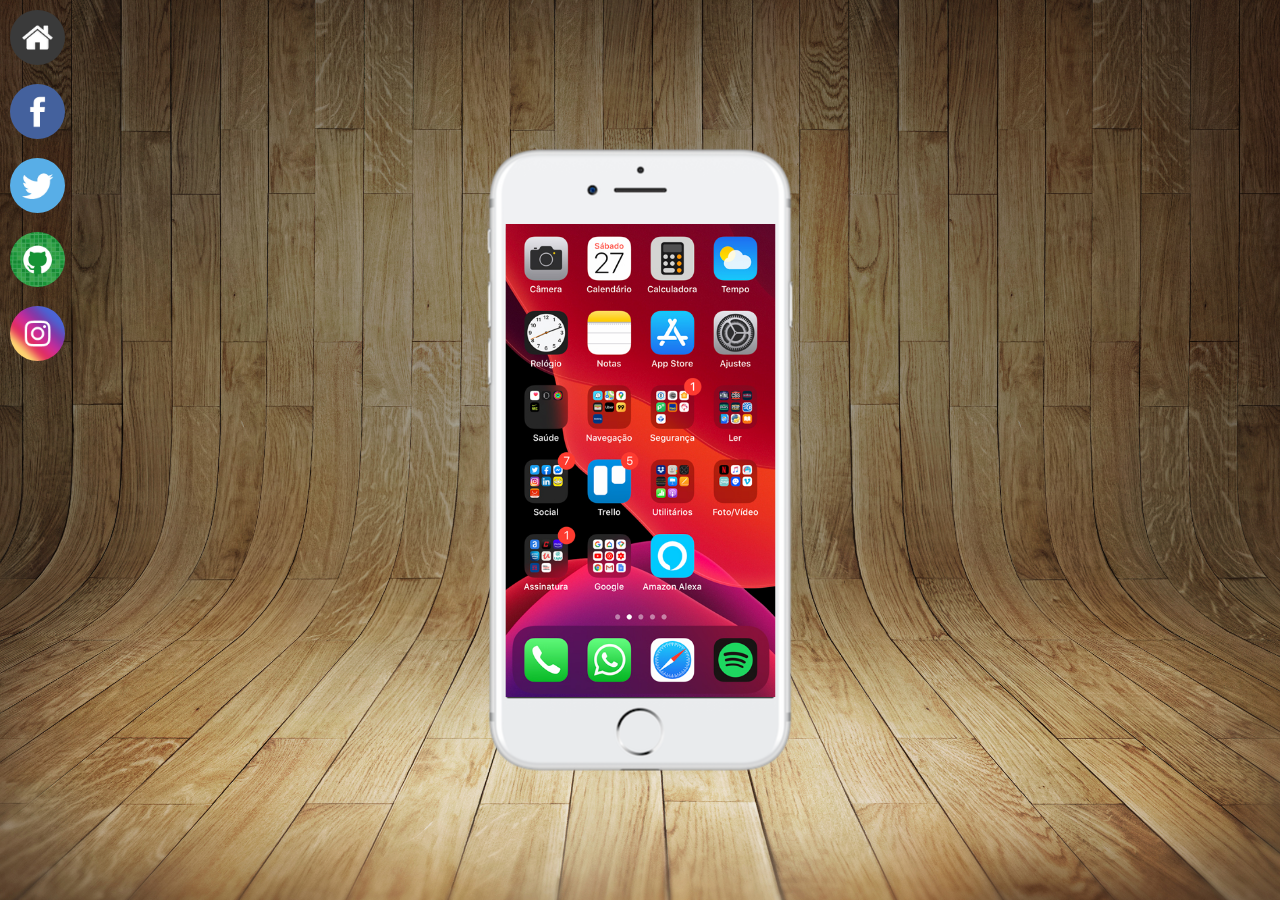
<file: index.html>
<!DOCTYPE html>
<html lang="pt-br">
<head>
    <meta charset="UTF-8">
    <meta name="viewport" content="width=device-width, initial-scale=1.0">
    <title>Minhas Redes Sociais</title>
    <link rel="stylesheet" href="style.css">
</head>
<body>
    <main>
        <section id="Telefone">
            <picture class="Celular">
                <img src="imagens/frame-iphone.png" alt="Iphone">
                <iframe src="paginas-extras/home.html" frameborder="0" overflow="hidden" name="CelIphone"></iframe>
            </picture>
        </section>

        <section id="Redes">
            <a href="./paginas-extras/home.html" target="CelIphone"><img src="imagens/logo-home.jpg" alt=""></a>
            <a href="./paginas-extras/face.html" target="CelIphone"><img src="imagens/logo-facebook.jpg" alt=""></a>
            <a href="./paginas-extras/twitter.html" target="CelIphone"><img src="imagens/logo-twitter.jpg" alt=""></a>
            <a href="./paginas-extras/git.html" target="CelIphone"><img src="imagens/logo-github.jpg" alt=""></a>
            <a href="./paginas-extras/instagram.html" target="CelIphone"><img src="imagens/logo-instagram.jpg" alt=""></a>
        </section>
    </main>
</body>
</html>
</file>
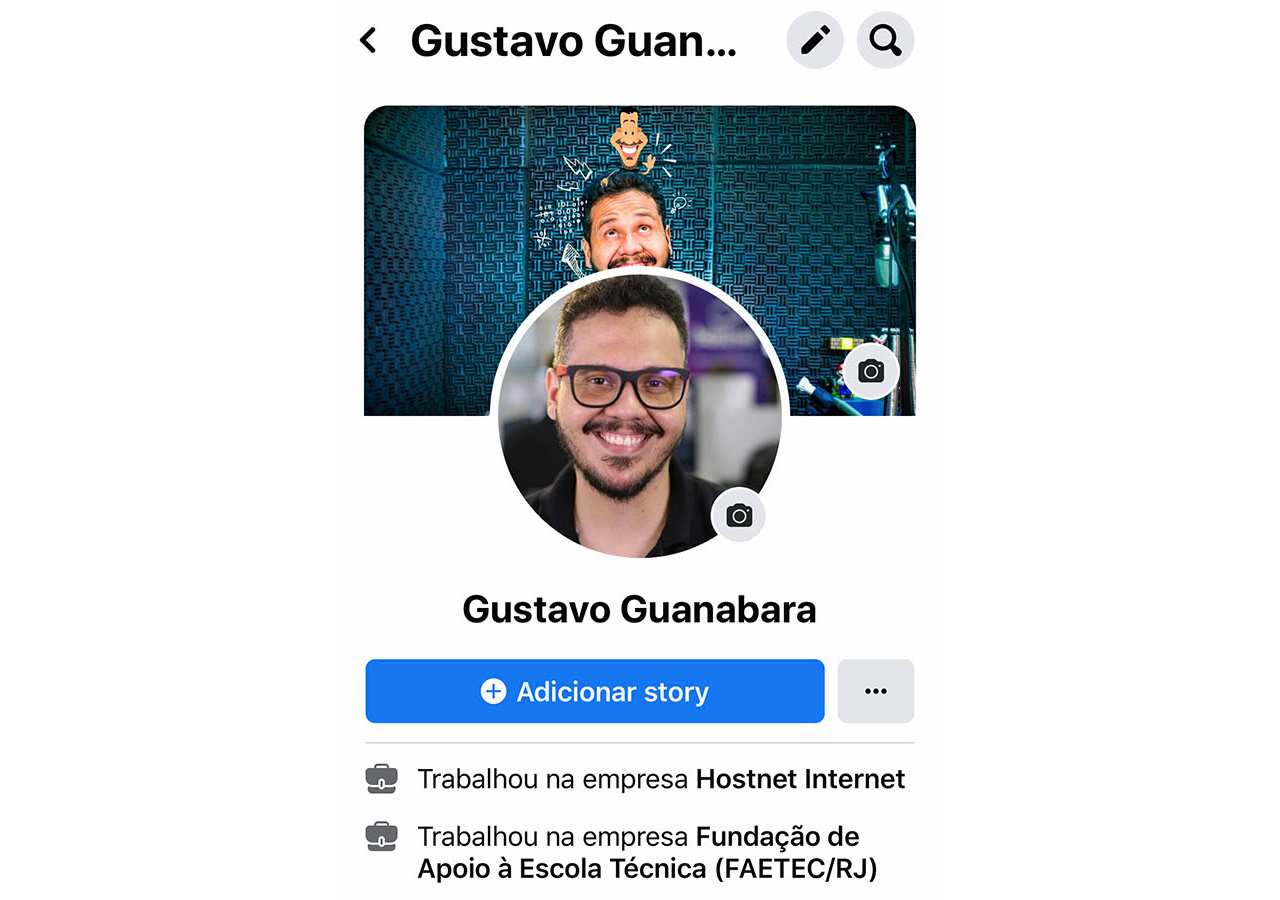
<file: paginas-extras/face.html>
<!DOCTYPE html>
<html lang="pt-br">
<head>
    <meta charset="UTF-8">
    <meta name="viewport" content="width=device-width, initial-scale=1.0">
    <title>Face</title>
    <style>
        * {
            margin: 0px;
            padding: 0px;
        }

        body{
            width: 100vw;
            height: 100vh;
            background-color: black;
            background: url("../imagens/tela-facebook.jpg");
            background-repeat: no-repeat;
            background-position: top center;
        }
    </style>
</head>
<body>
    
</body>
</html>
</file>
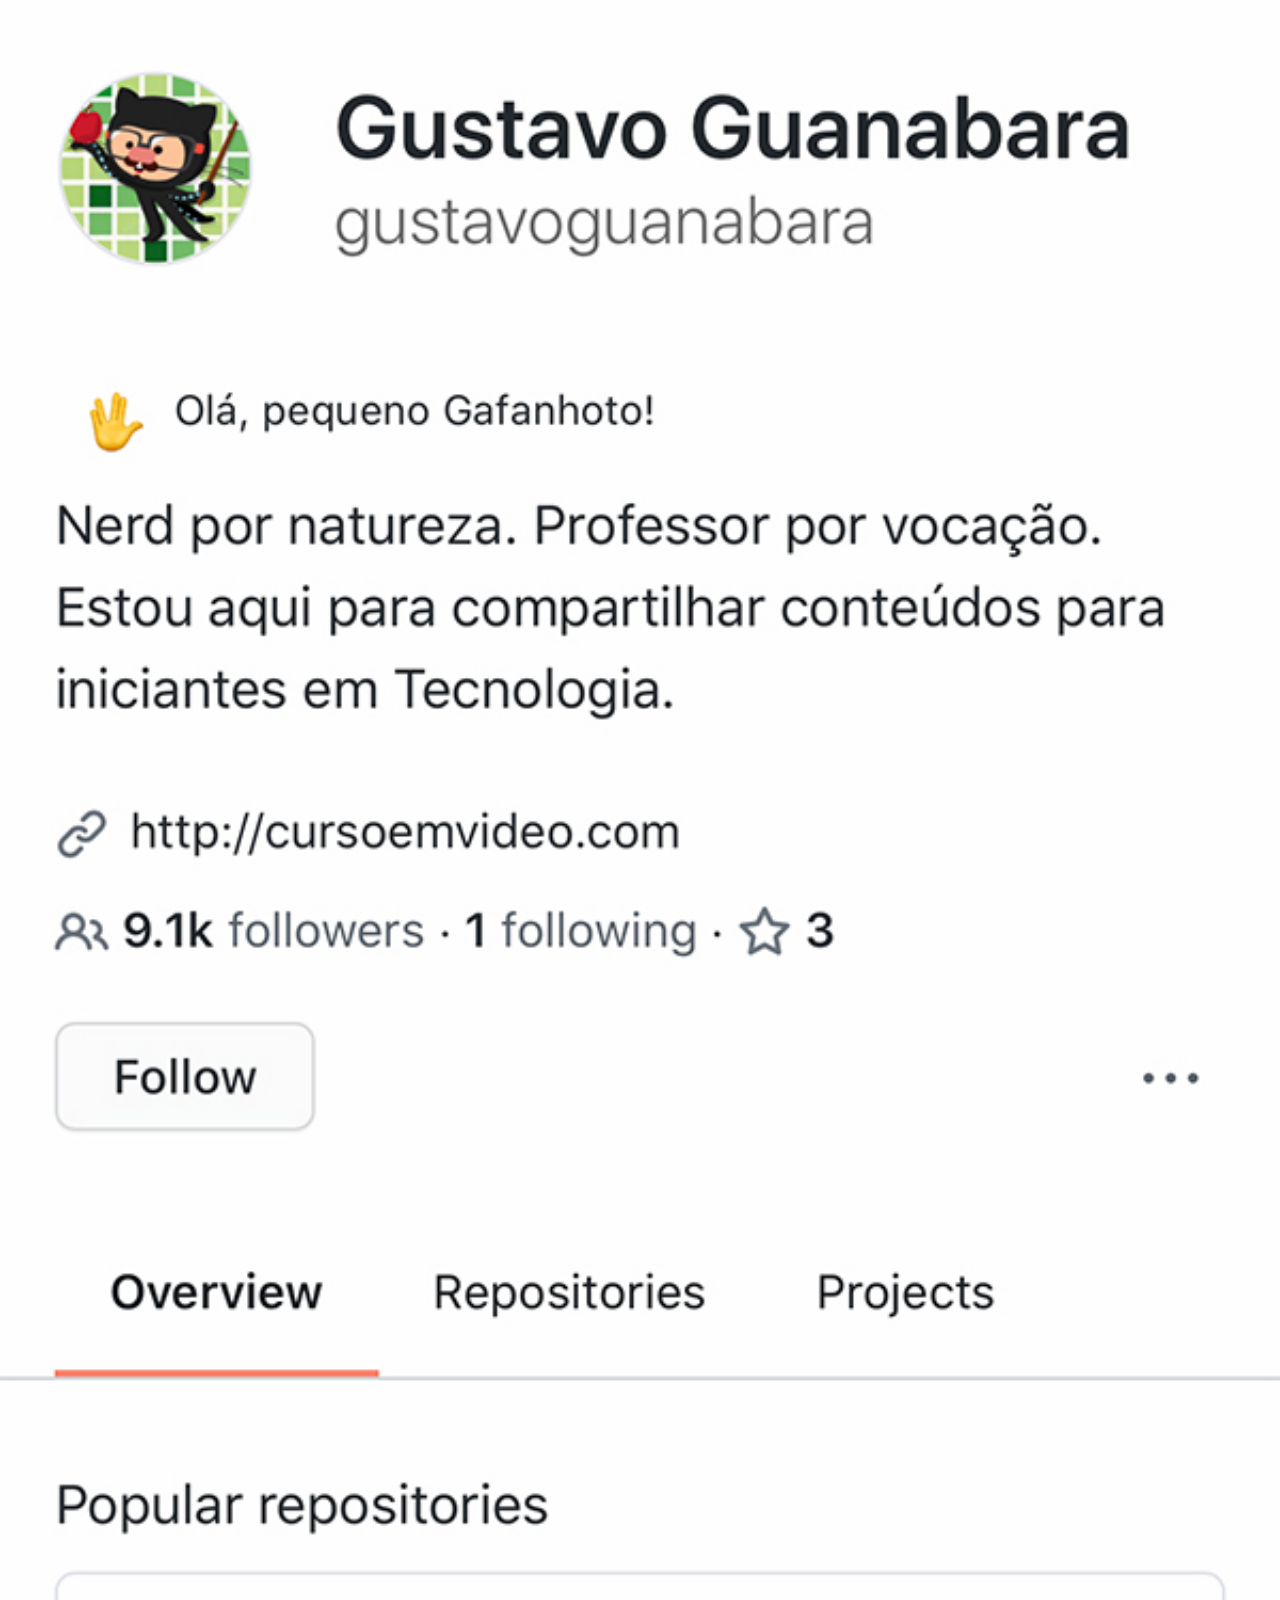
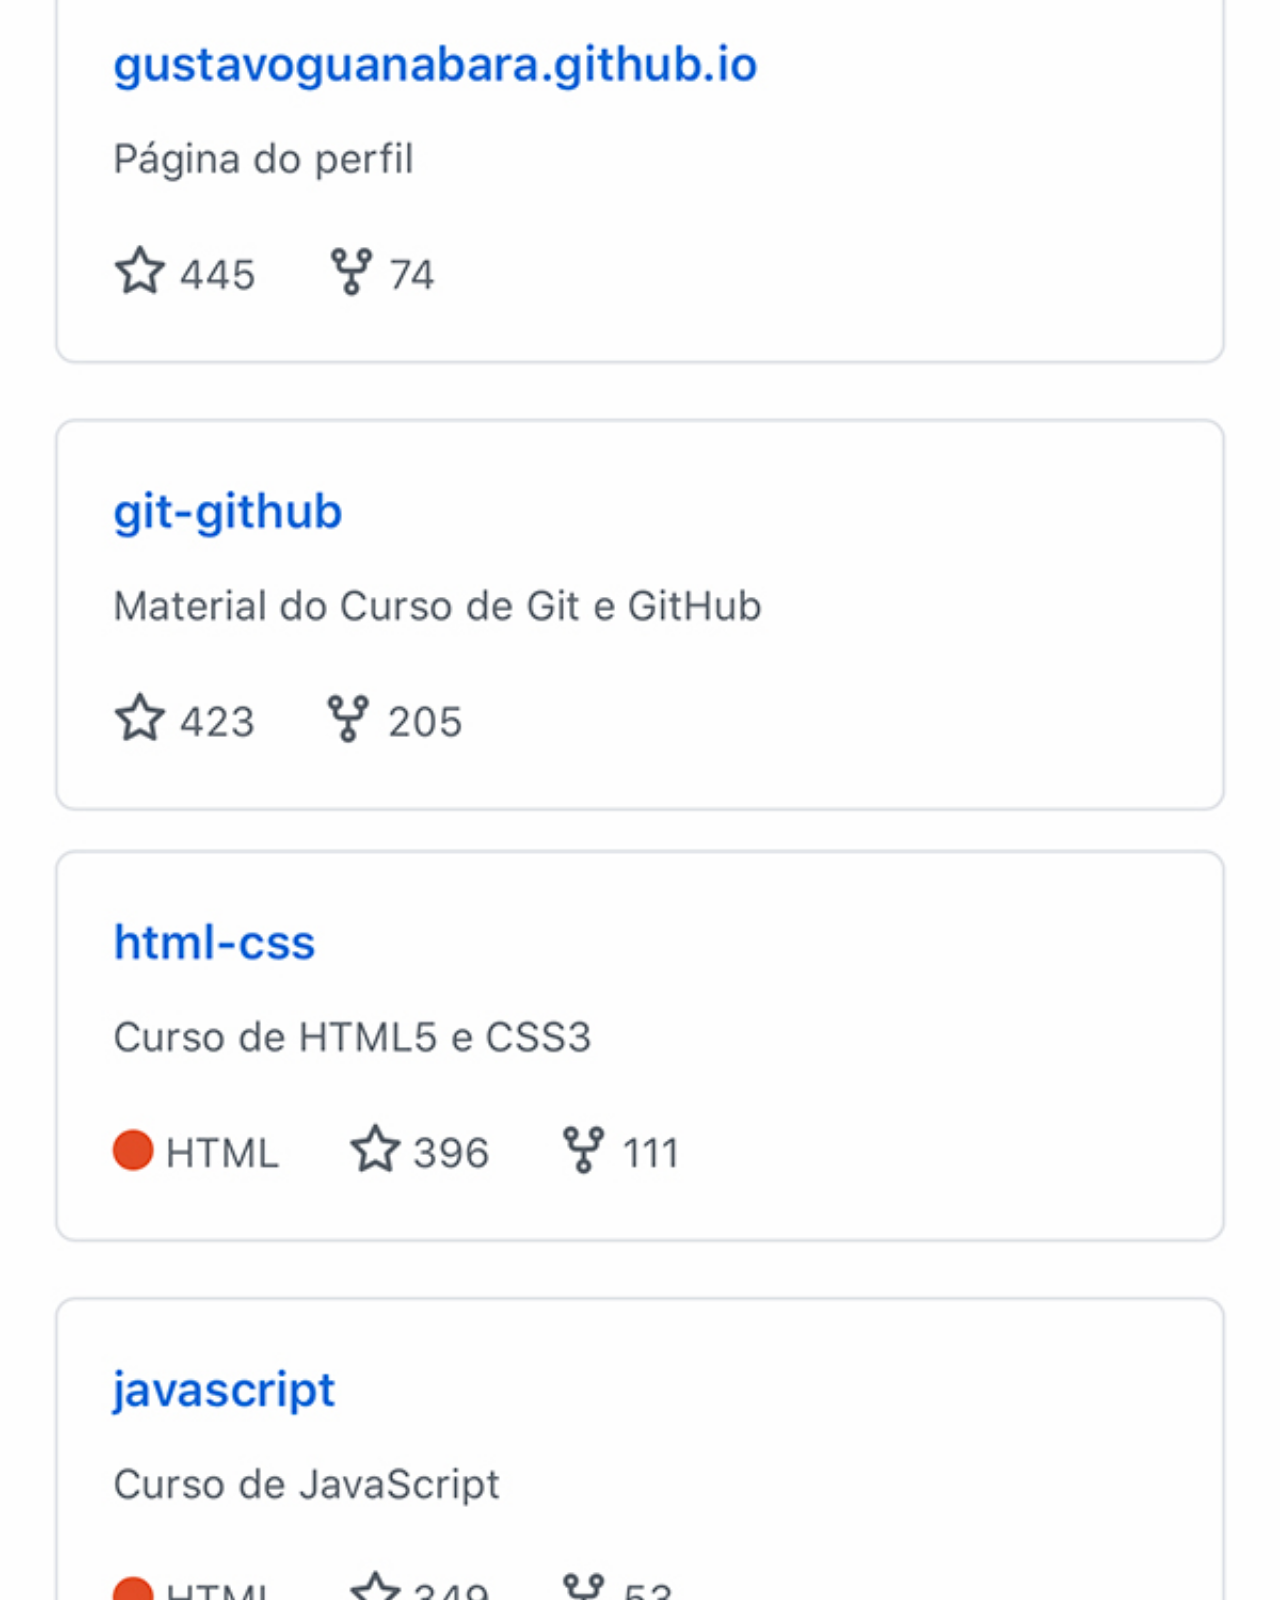
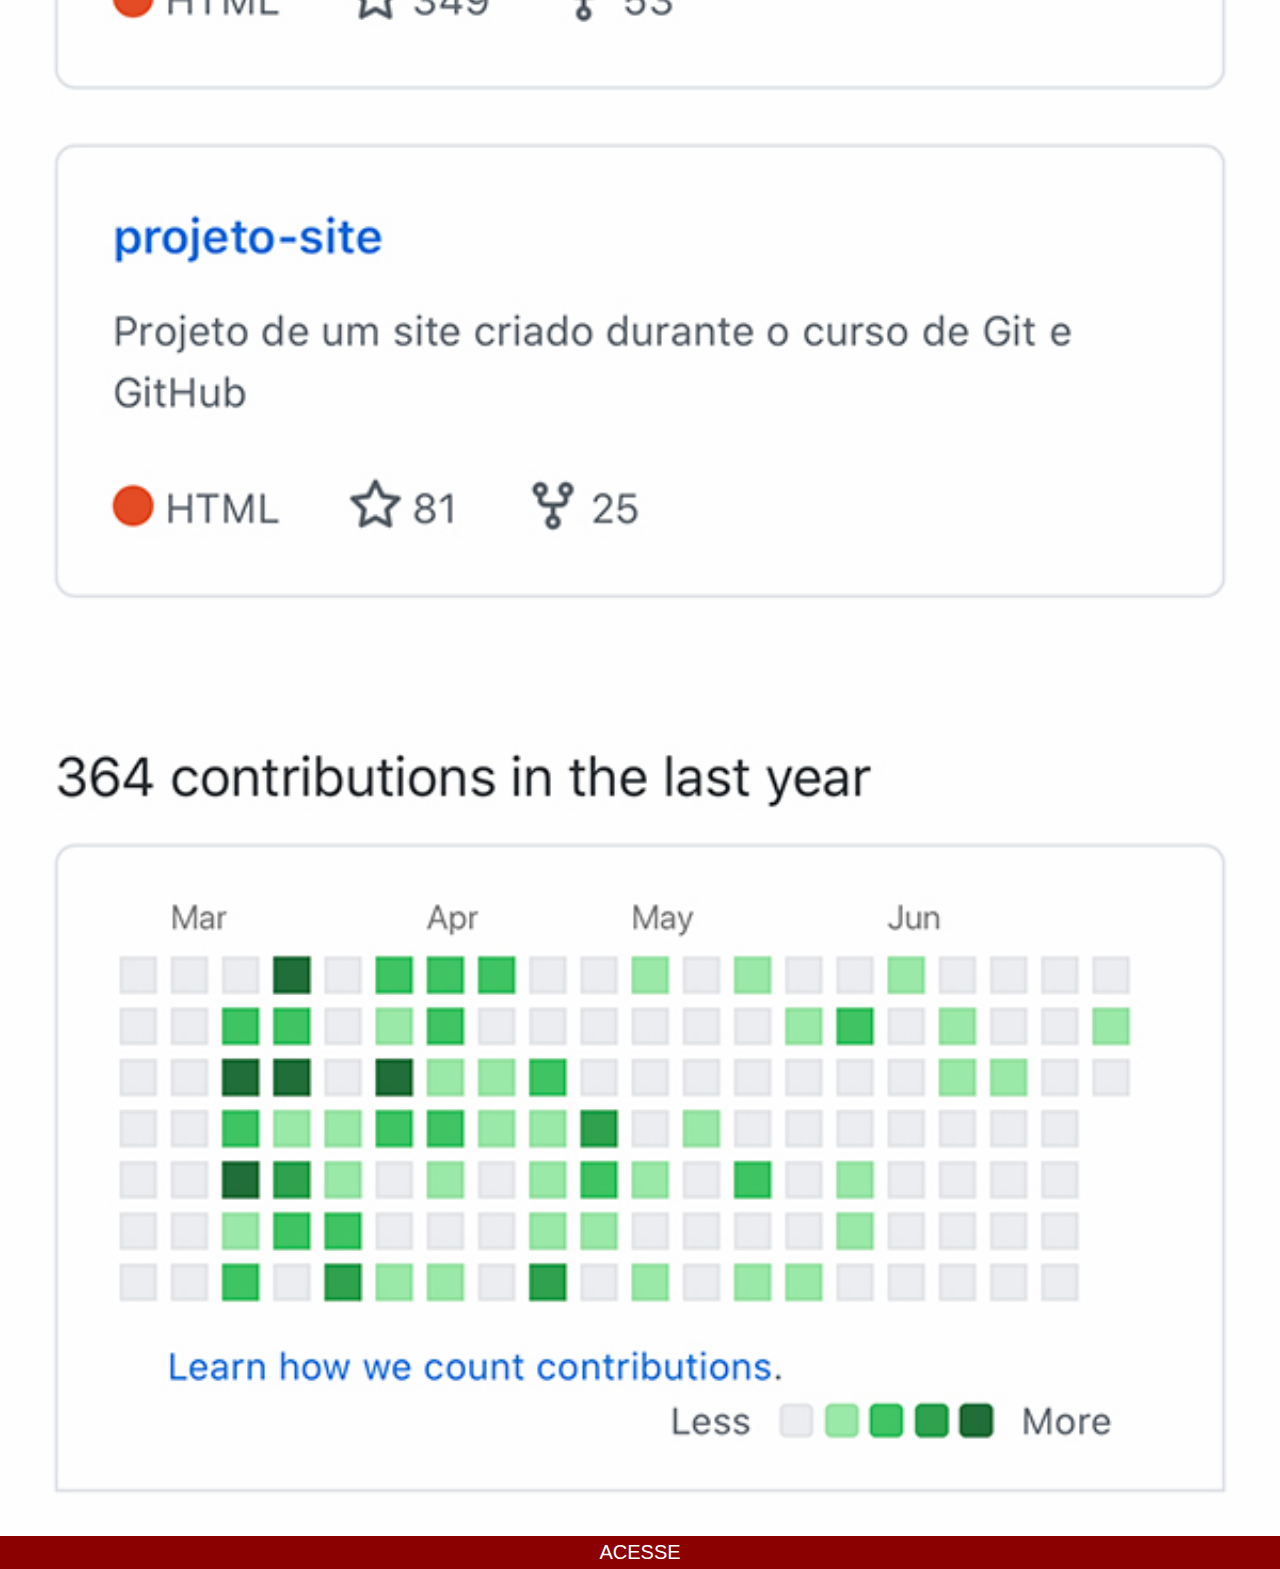
<file: paginas-extras/git.html>
<!DOCTYPE html>
<html lang="pt-br">
<head>
    <meta charset="UTF-8">
    <meta name="viewport" content="width=device-width, initial-scale=1.0">
    <title>Github</title>
    <link rel="stylesheet" href="paginas-extras.css">
</head>
<body>
    <img src="../imagens/tela-github.jpg" alt="Git">
    <a href="#">ACESSE</a>
</body>
</html>
</file>
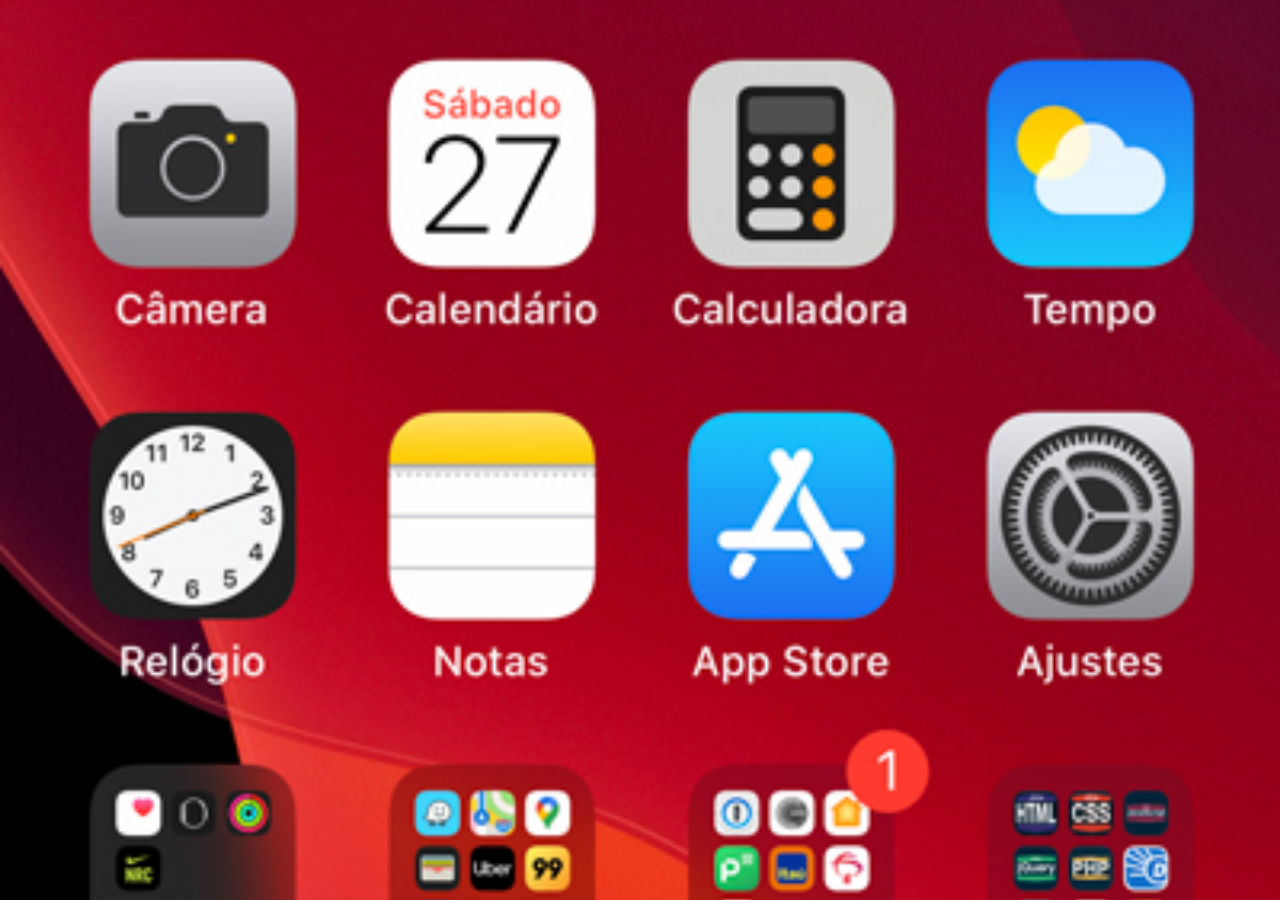
<file: paginas-extras/home.html>
<!DOCTYPE html>
<html lang="pt-br">
<head>
    <meta charset="UTF-8">
    <meta name="viewport" content="width=device-width, initial-scale=1.0">
    <title>Home</title>
    <style>
        * {
            margin: 0px;
            padding: 0px;
        }

        body{
            width: 100vw;
            height: 100vh;
            background-color: black;
            background: url("../imagens/tela-home.jpg");
            background-repeat: no-repeat;
            background-position: top center;
            background-size: cover;
        }
    </style>
</head>
<body>
</body>
</html>
</file>
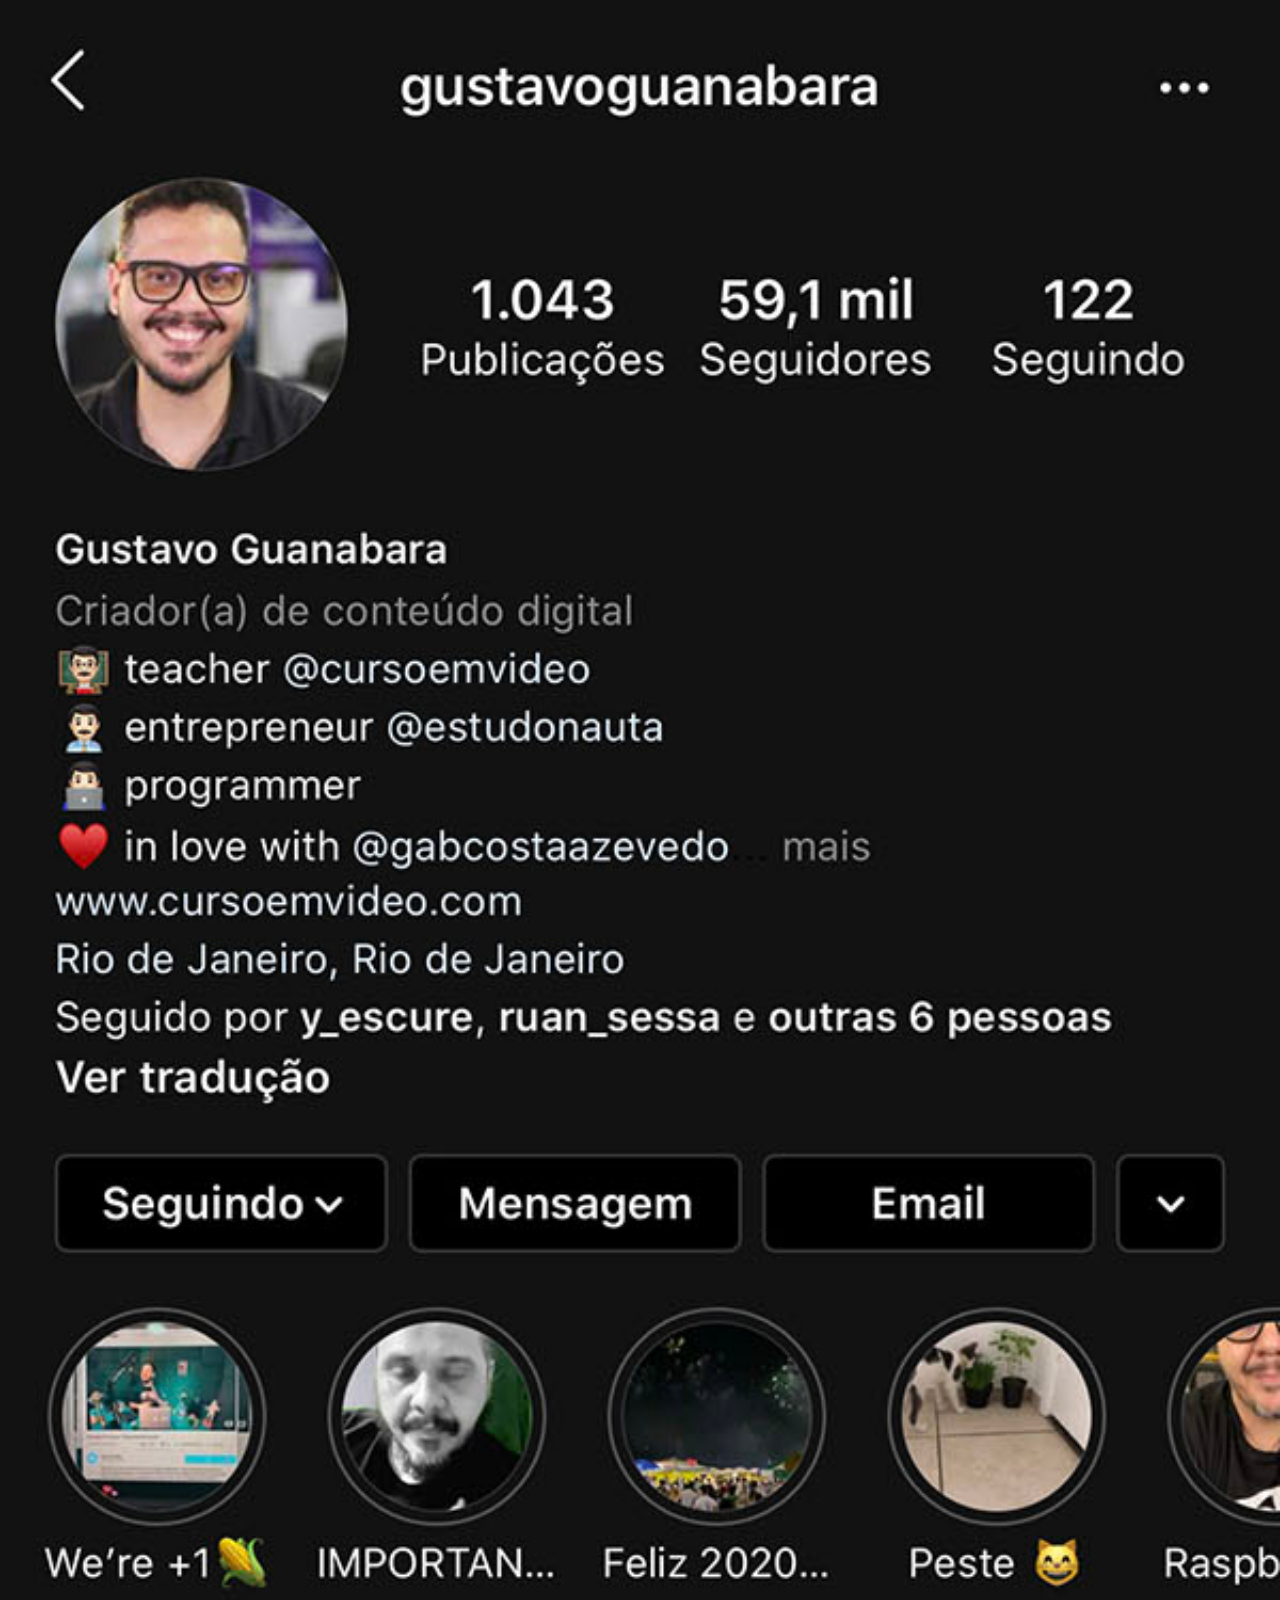
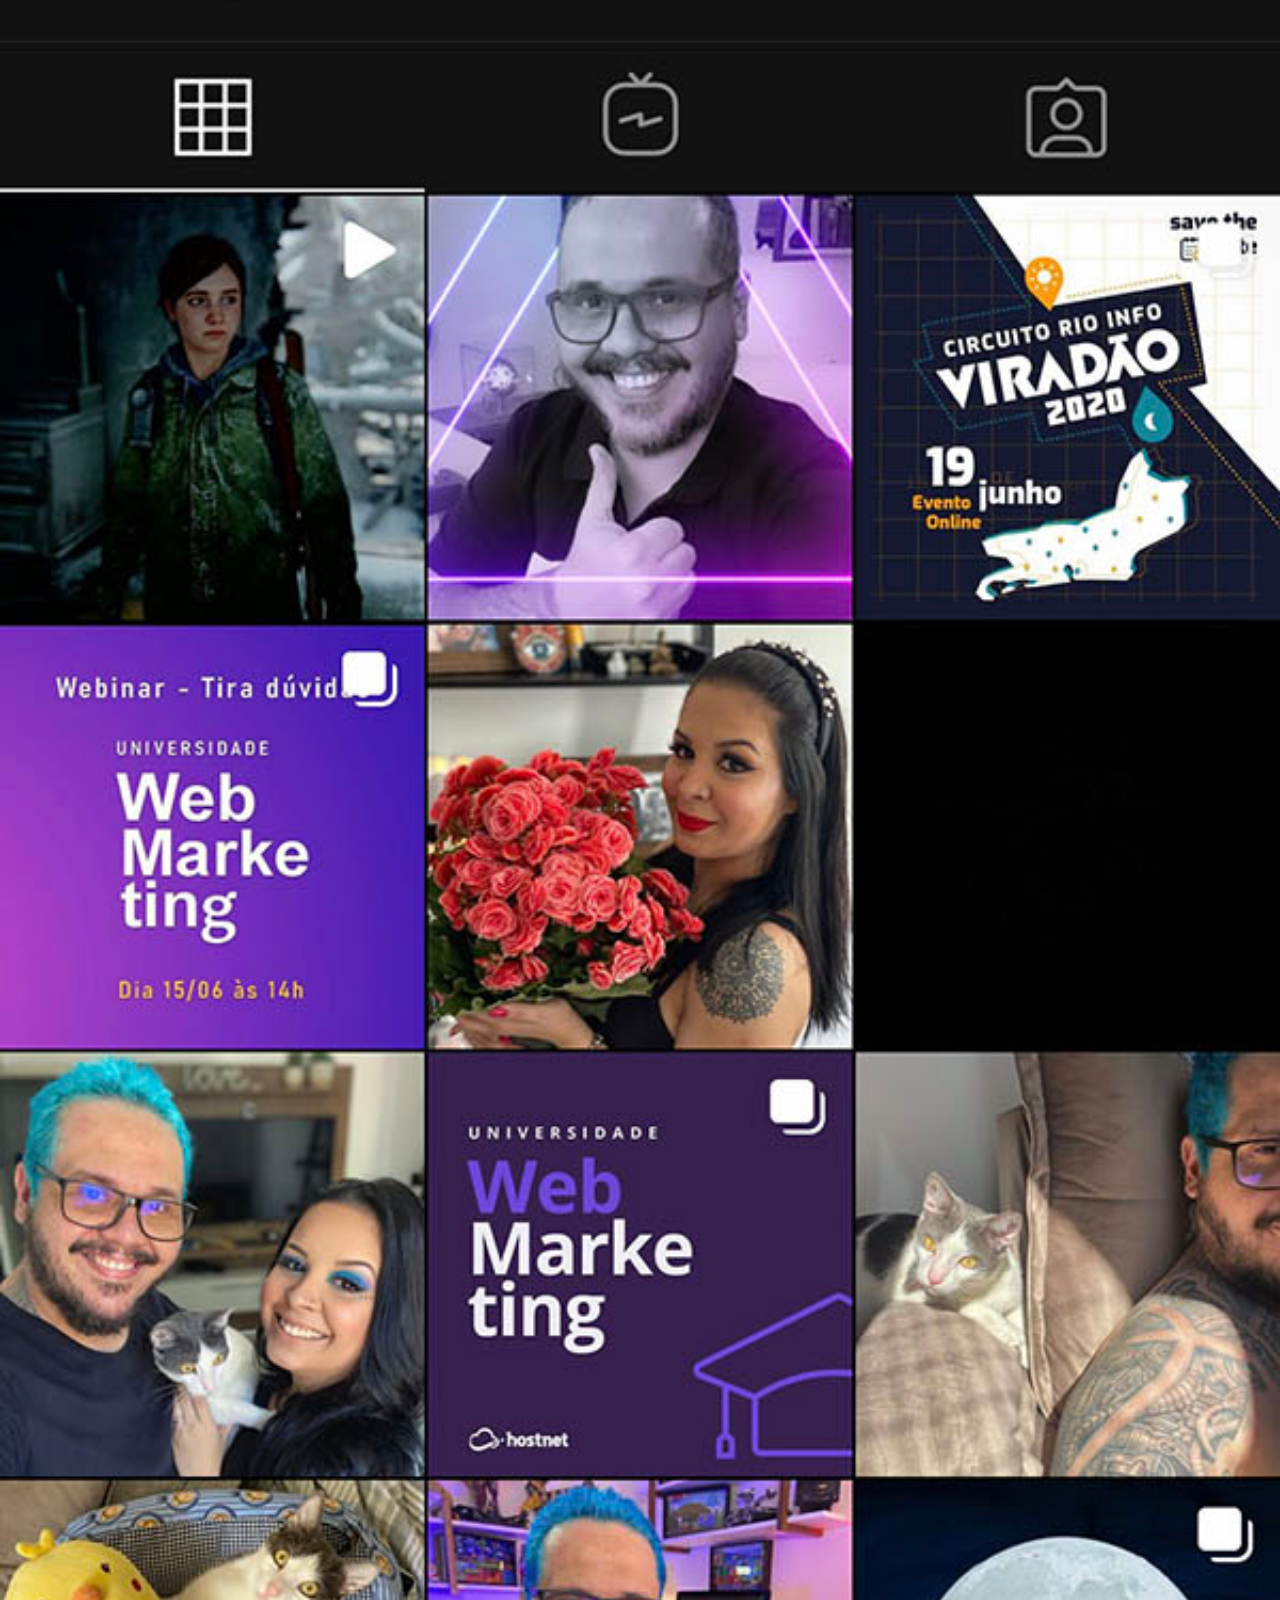
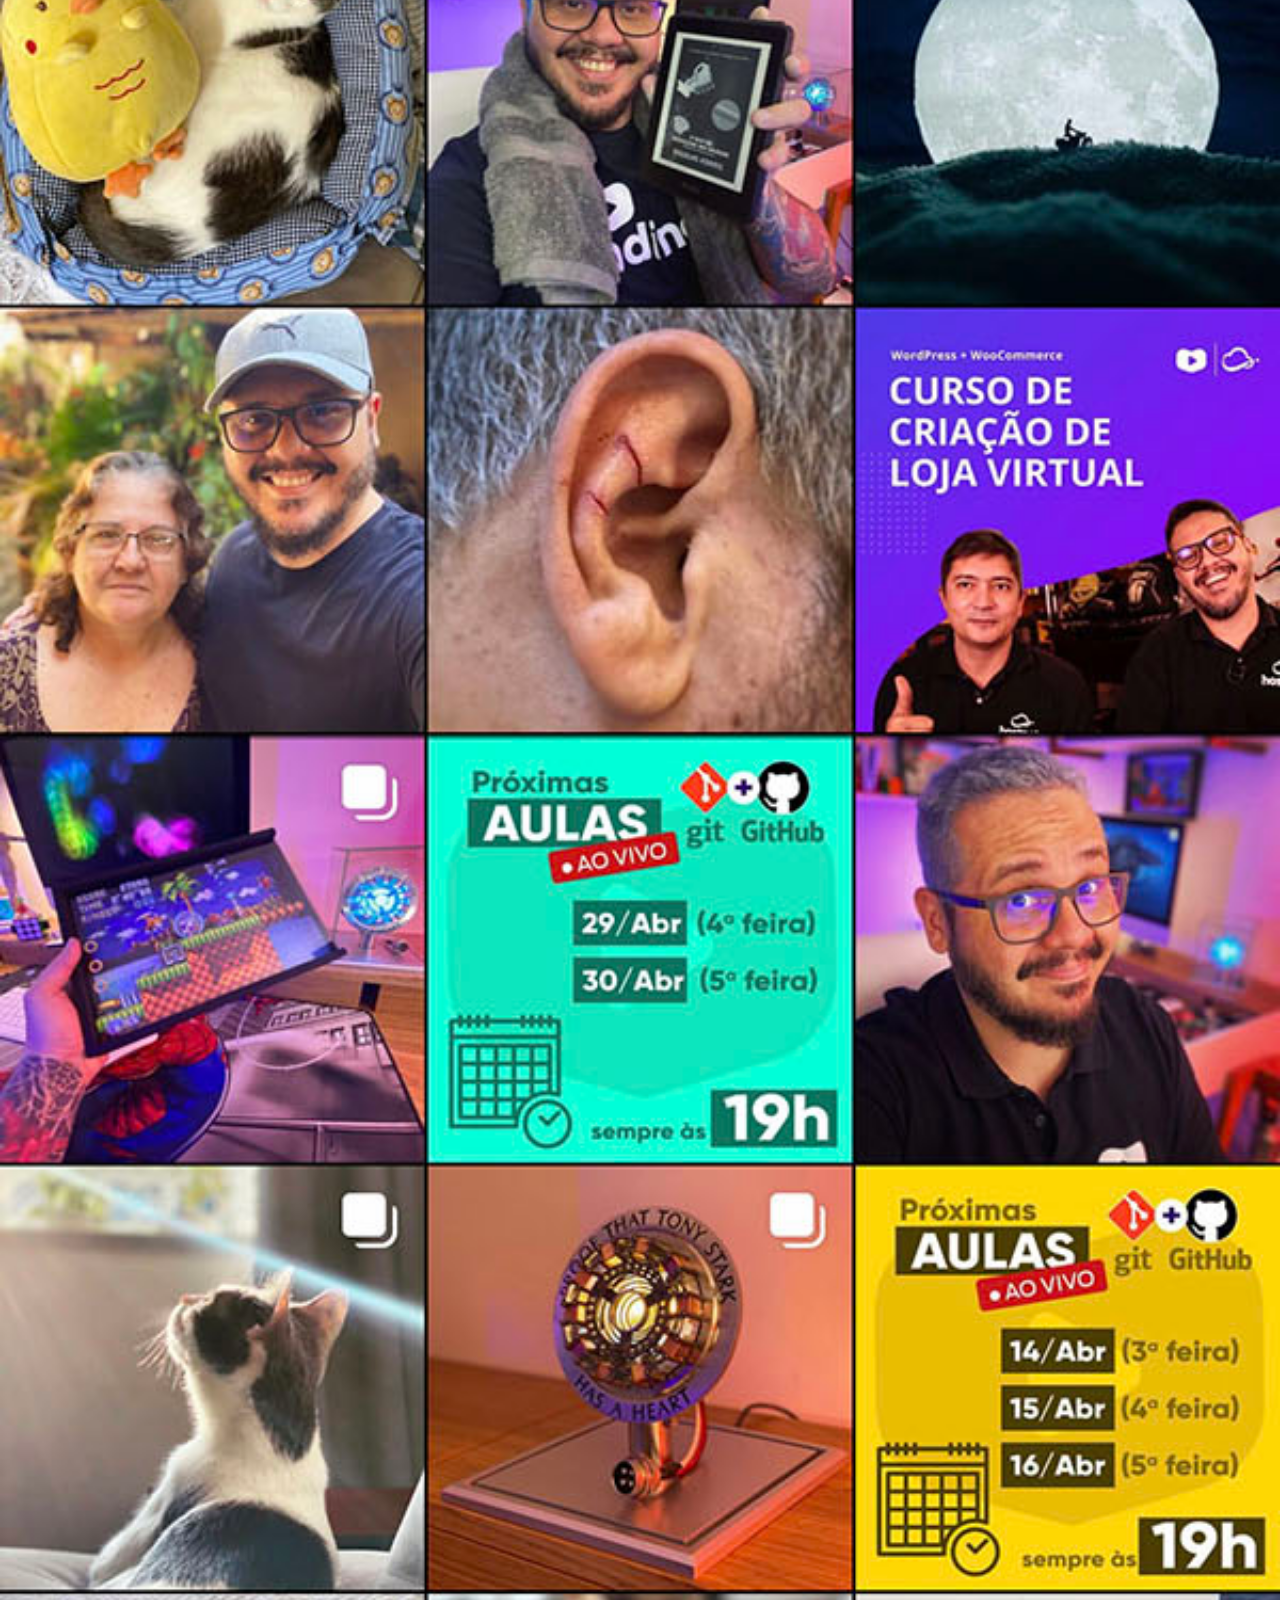
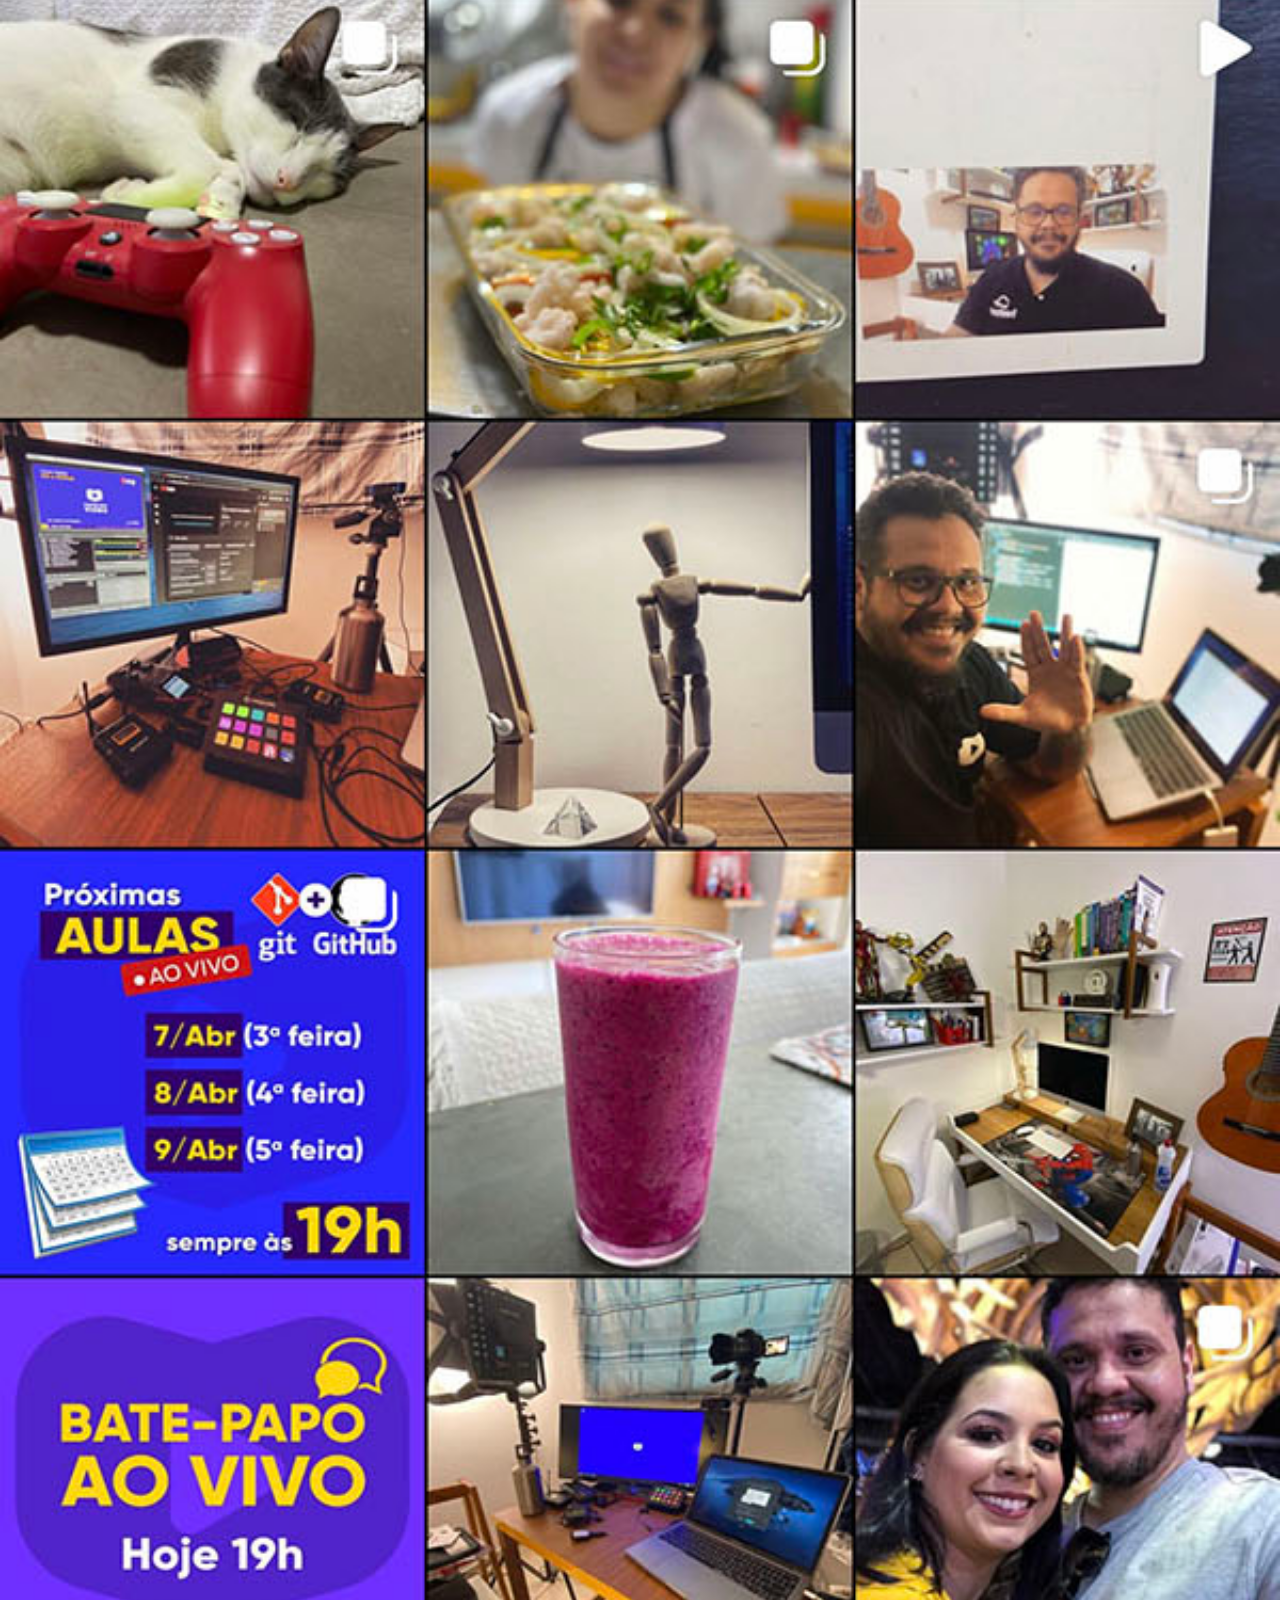
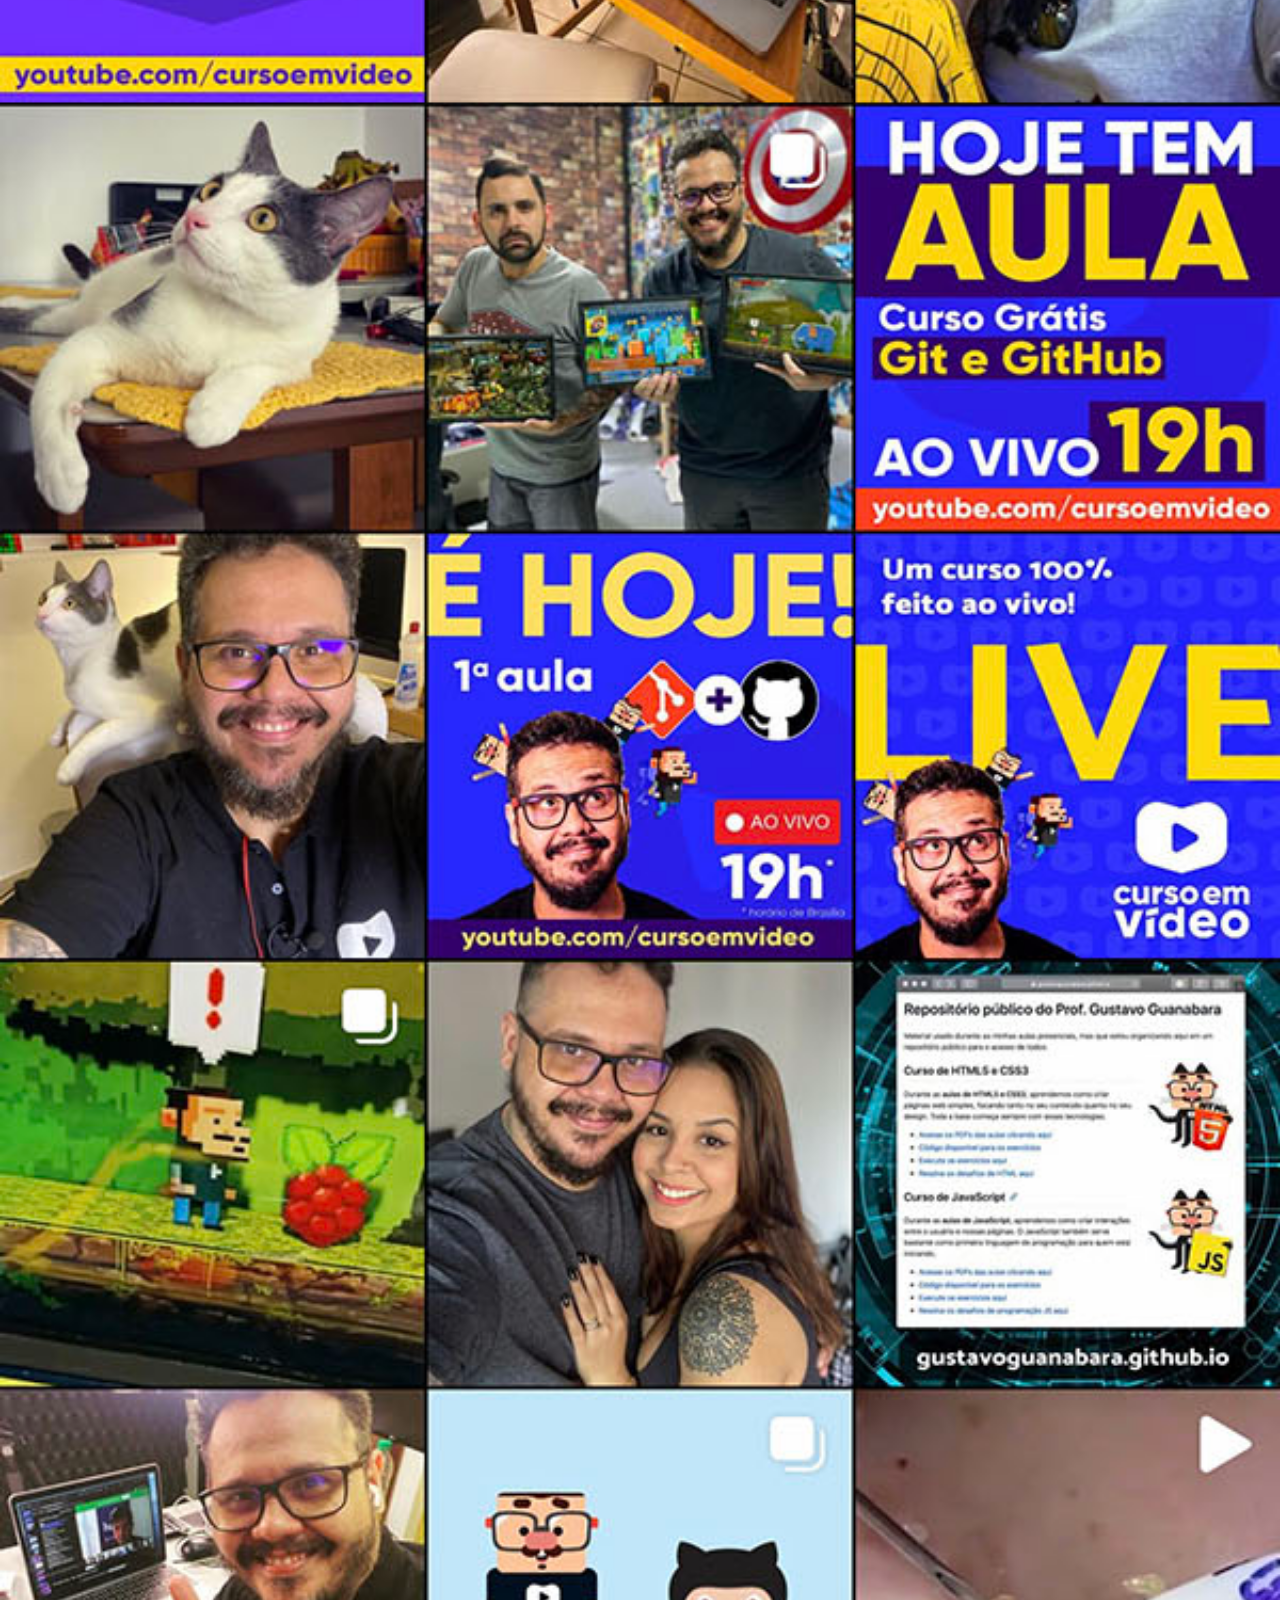
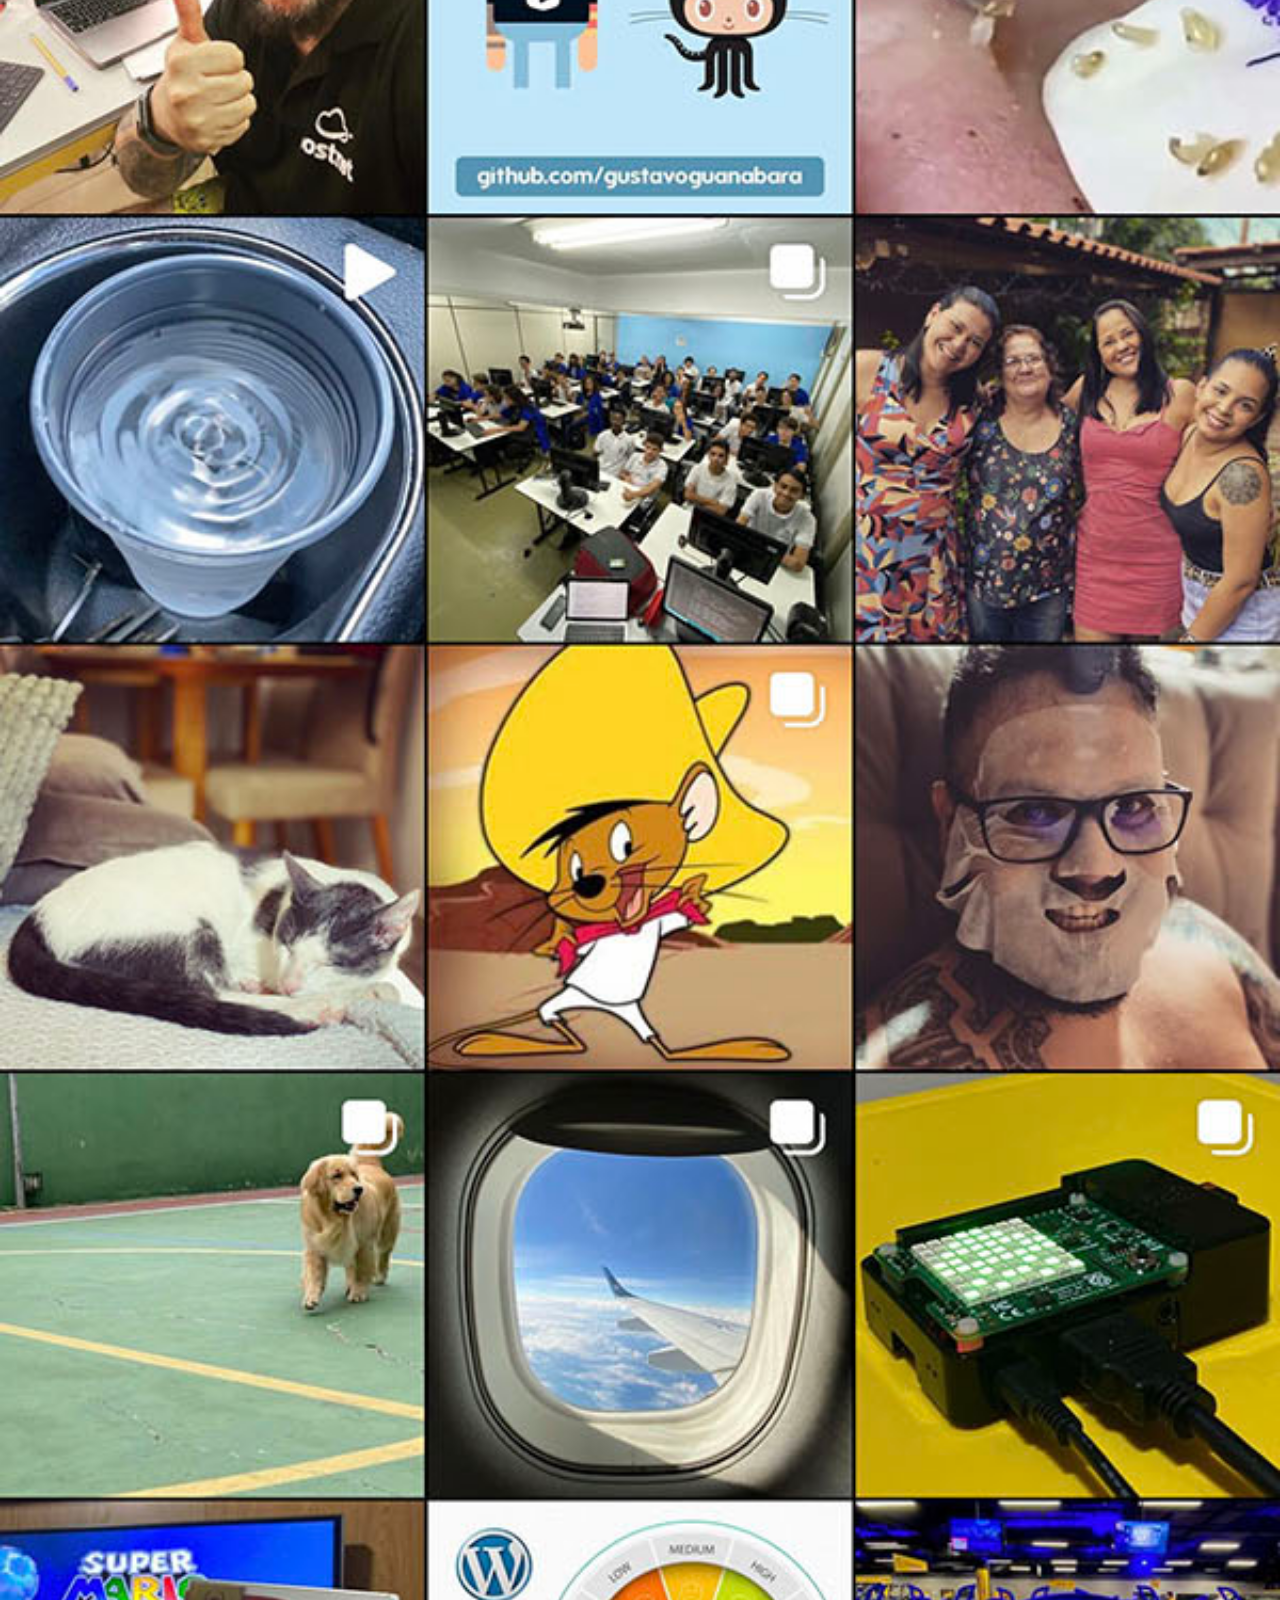
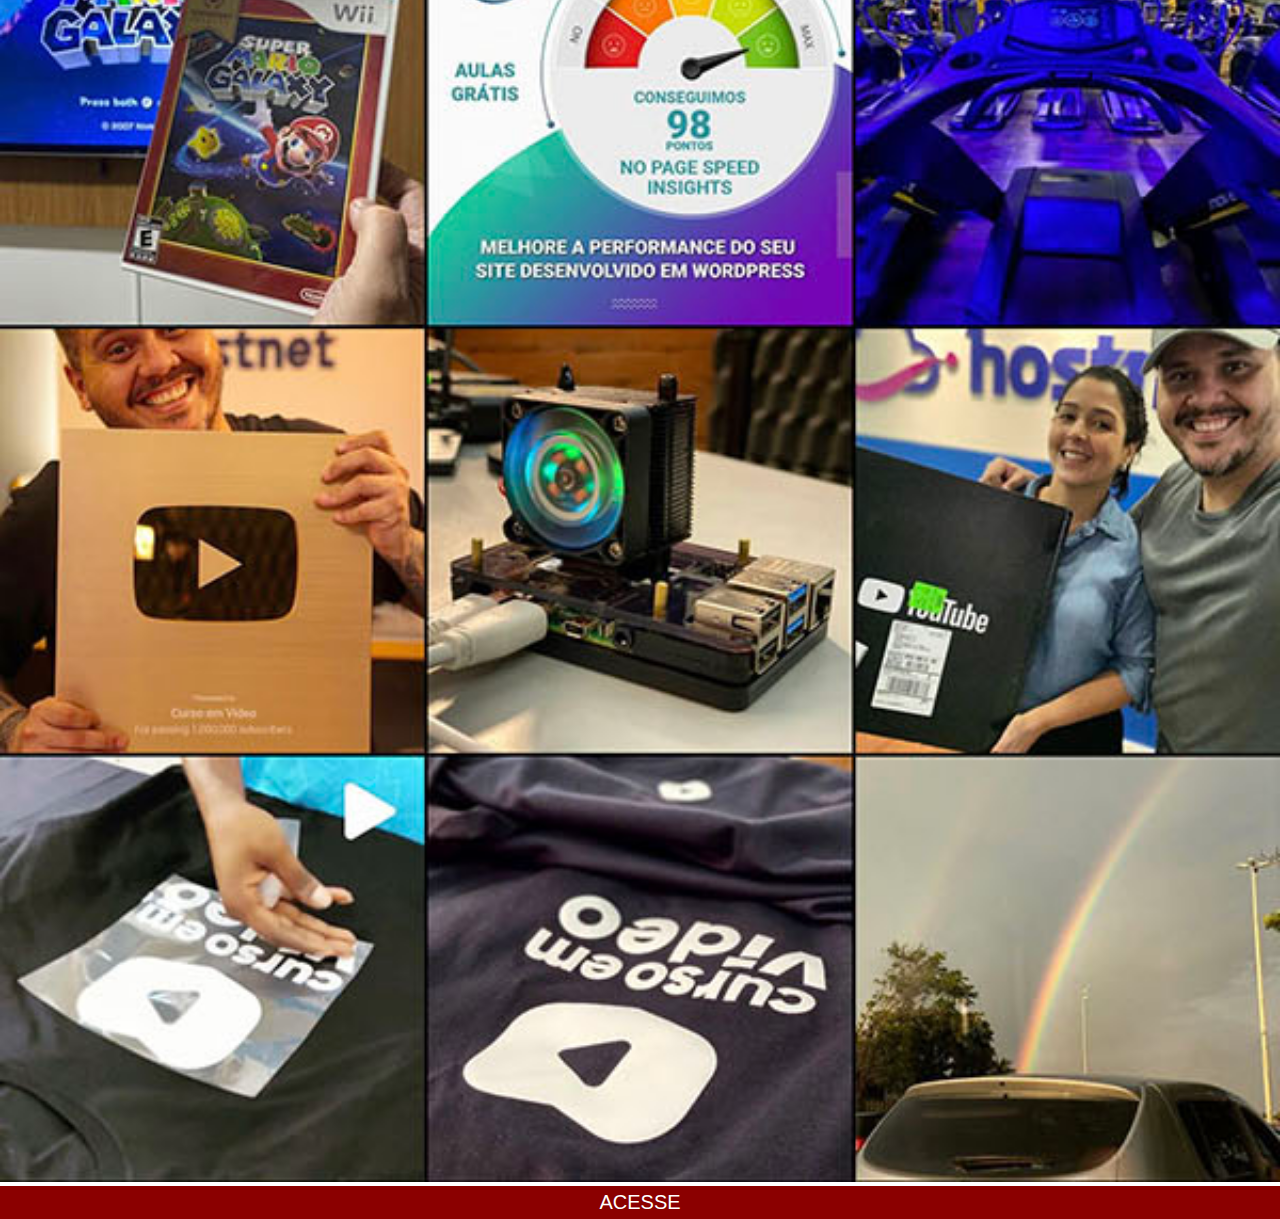
<file: paginas-extras/instagram.html>
<!DOCTYPE html>
<html lang="pt-br">
<head>
    <meta charset="UTF-8">
    <meta name="viewport" content="width=device-width, initial-scale=1.0">
    <title>Instagram</title>
    <link rel="stylesheet" href="paginas-extras.css">
</head>
<body>
    <img src="../imagens/tela-instagram.jpg" alt="Instagram">
    <a href="#">ACESSE</a>
</body>
</html>
</file>
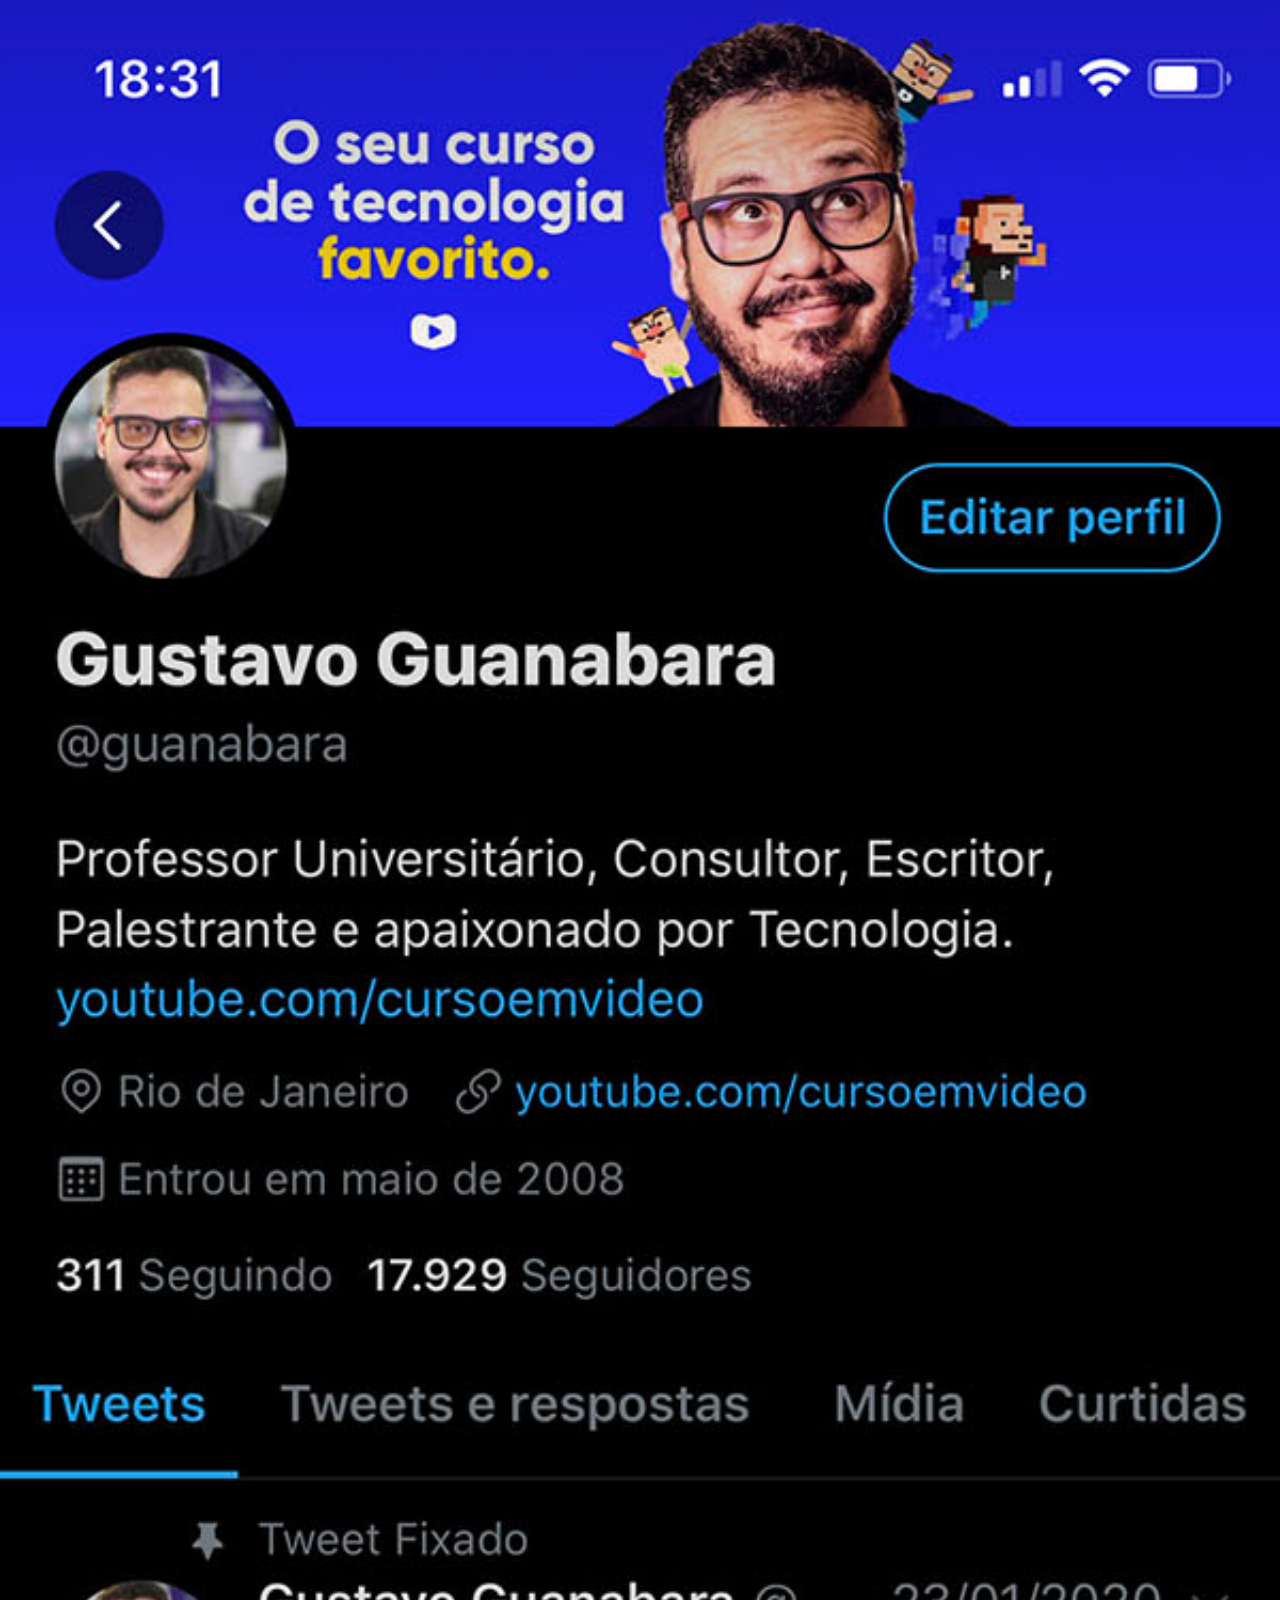
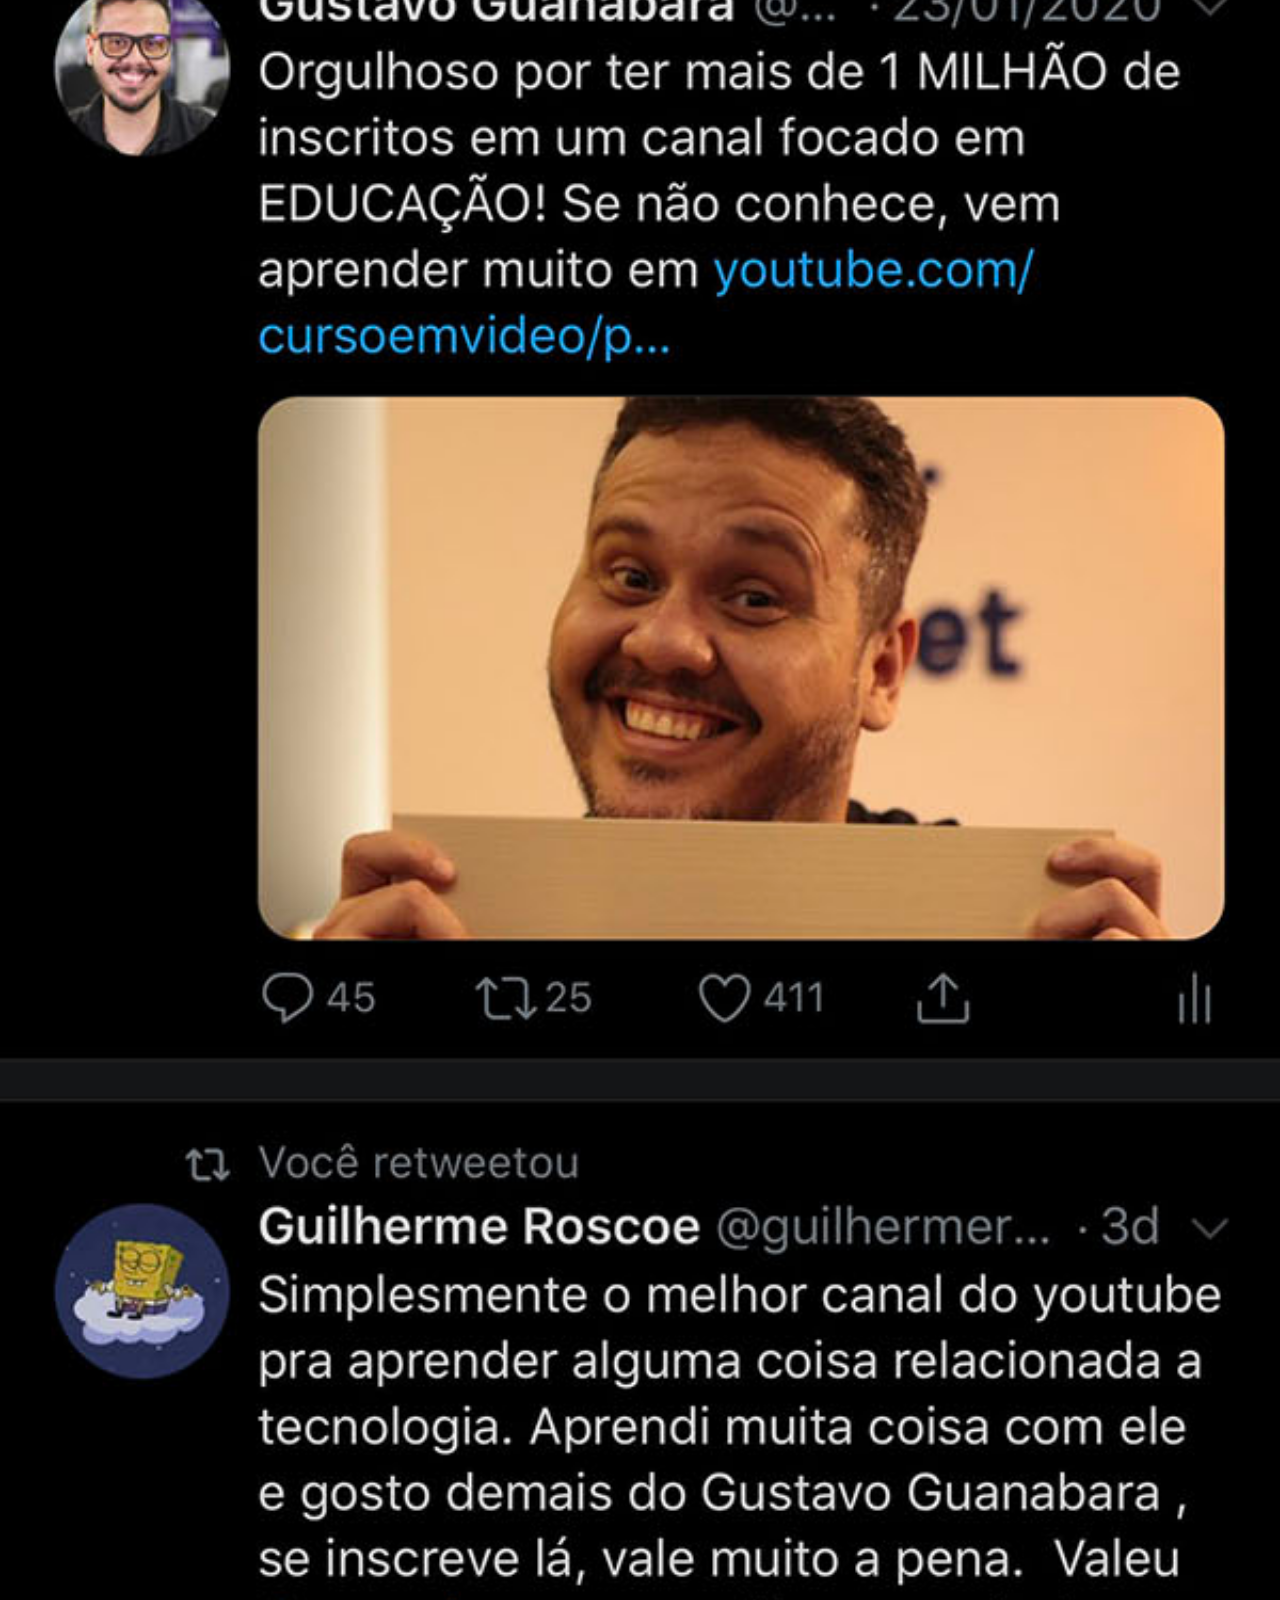
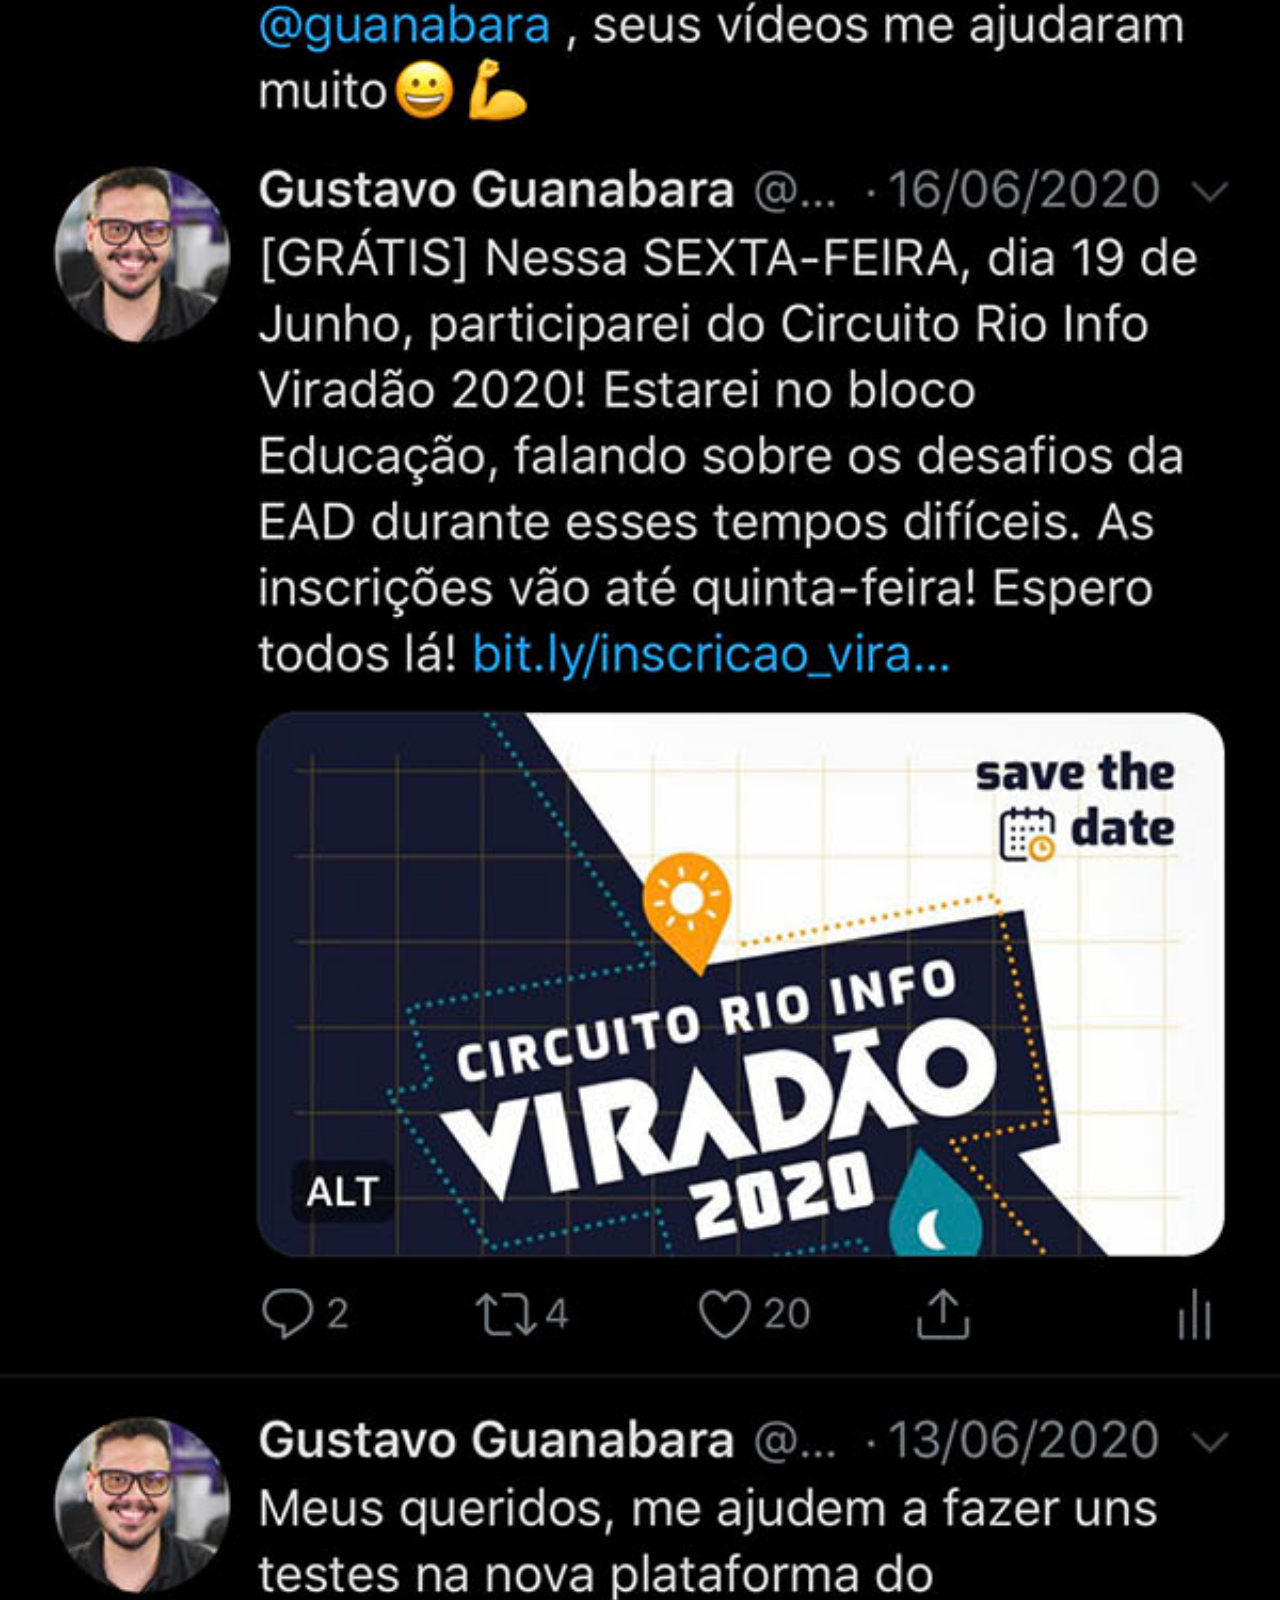
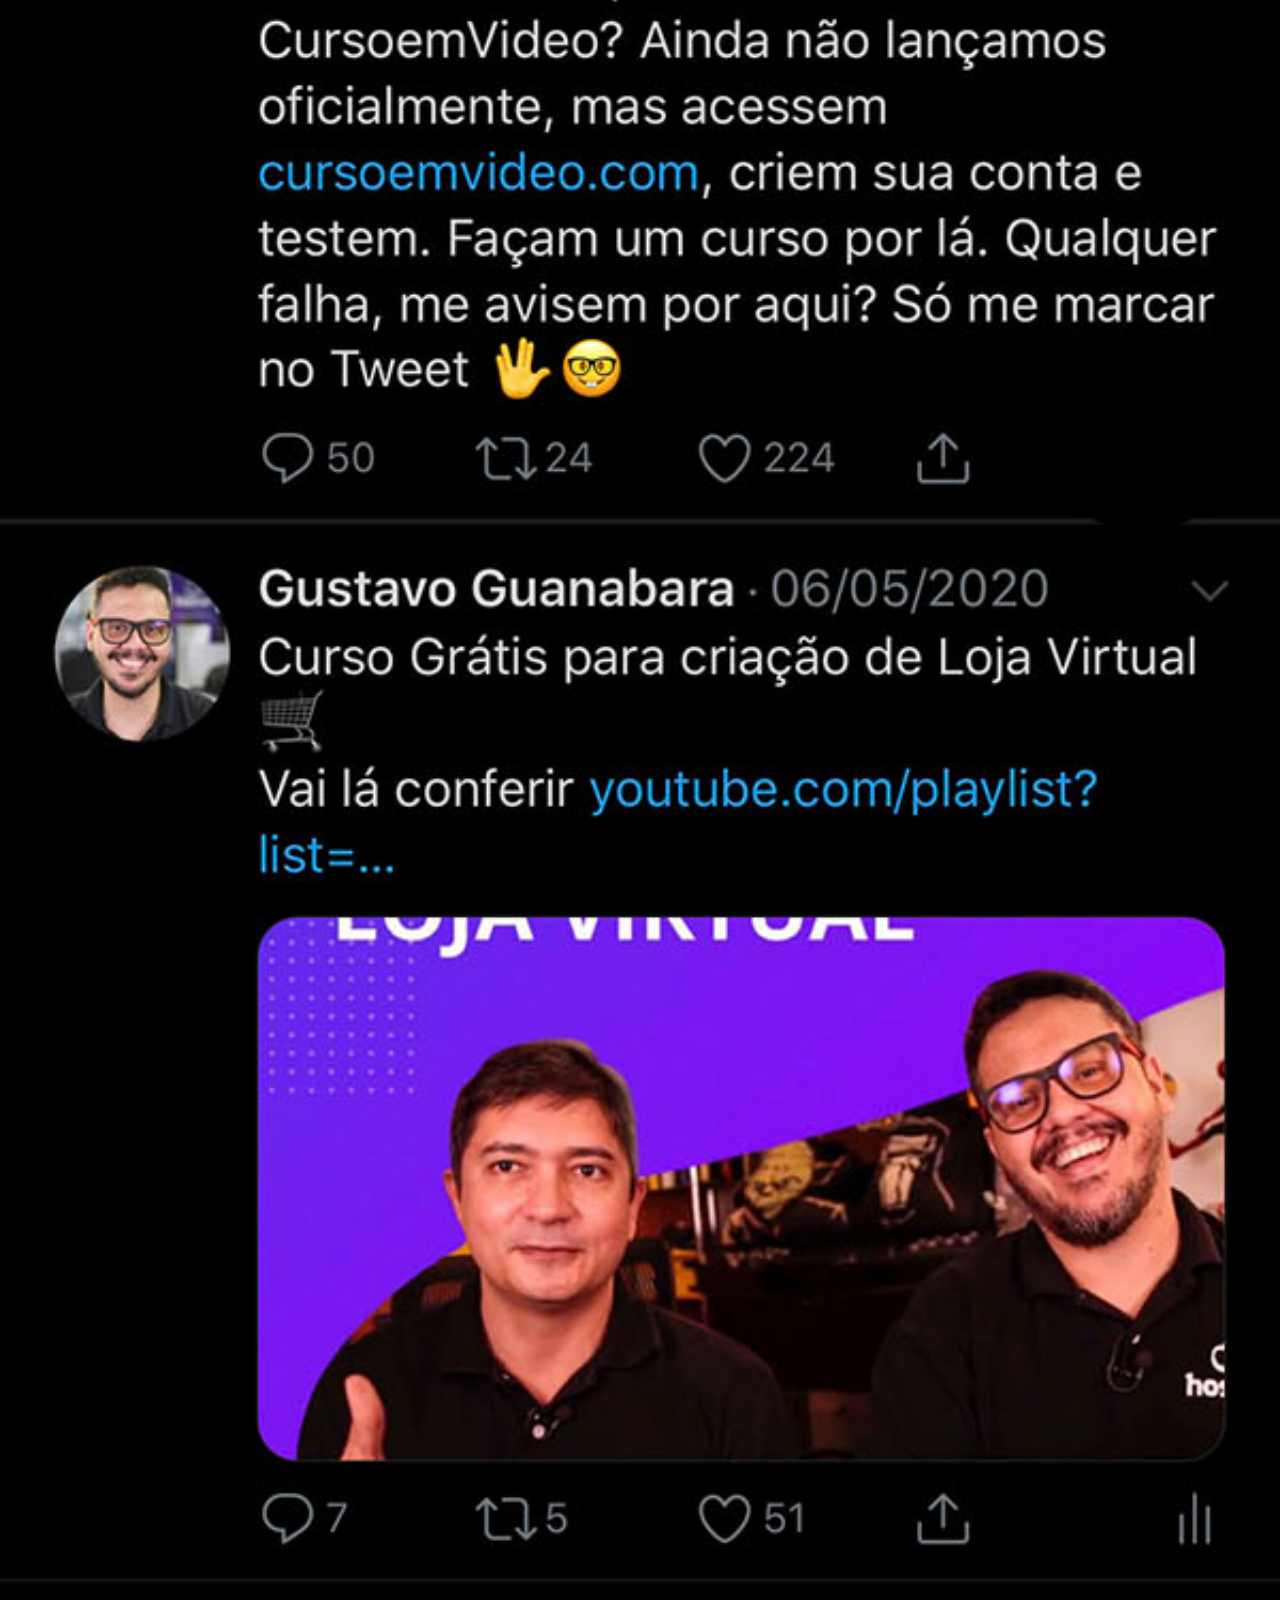
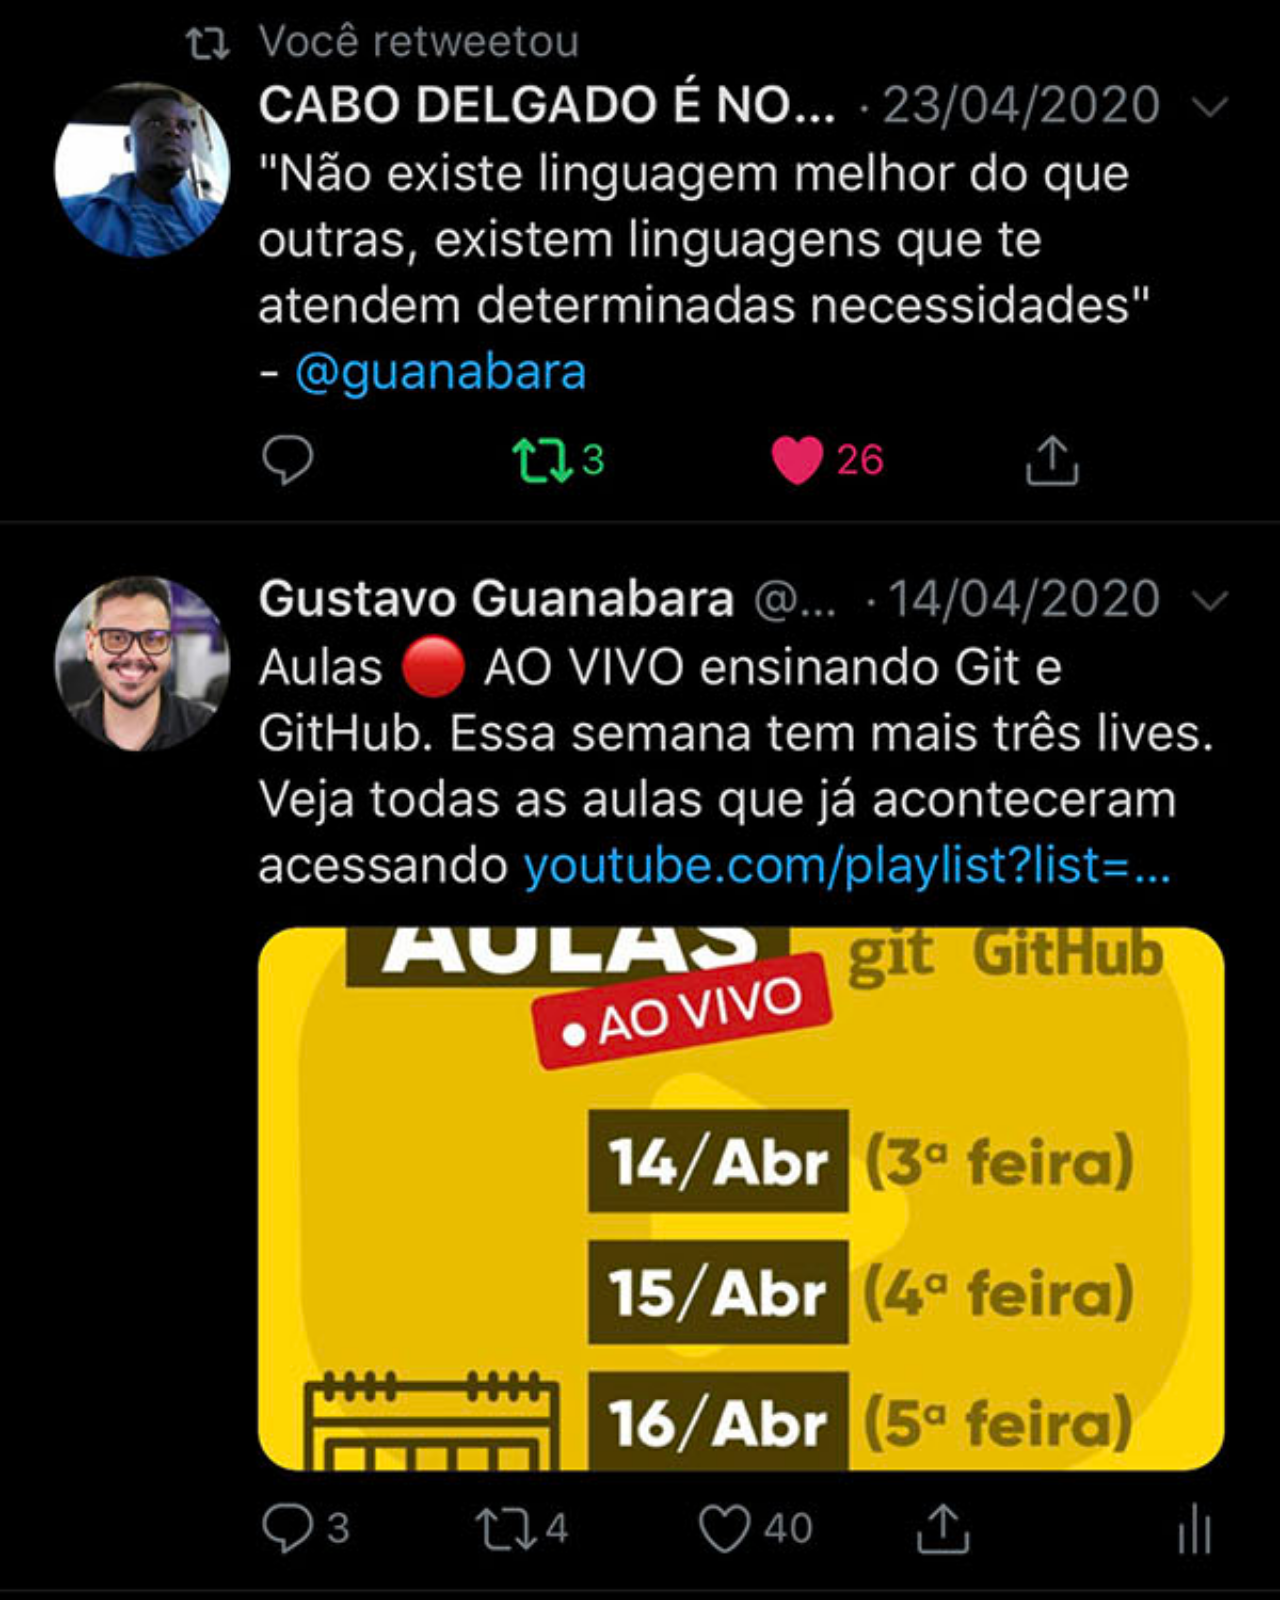
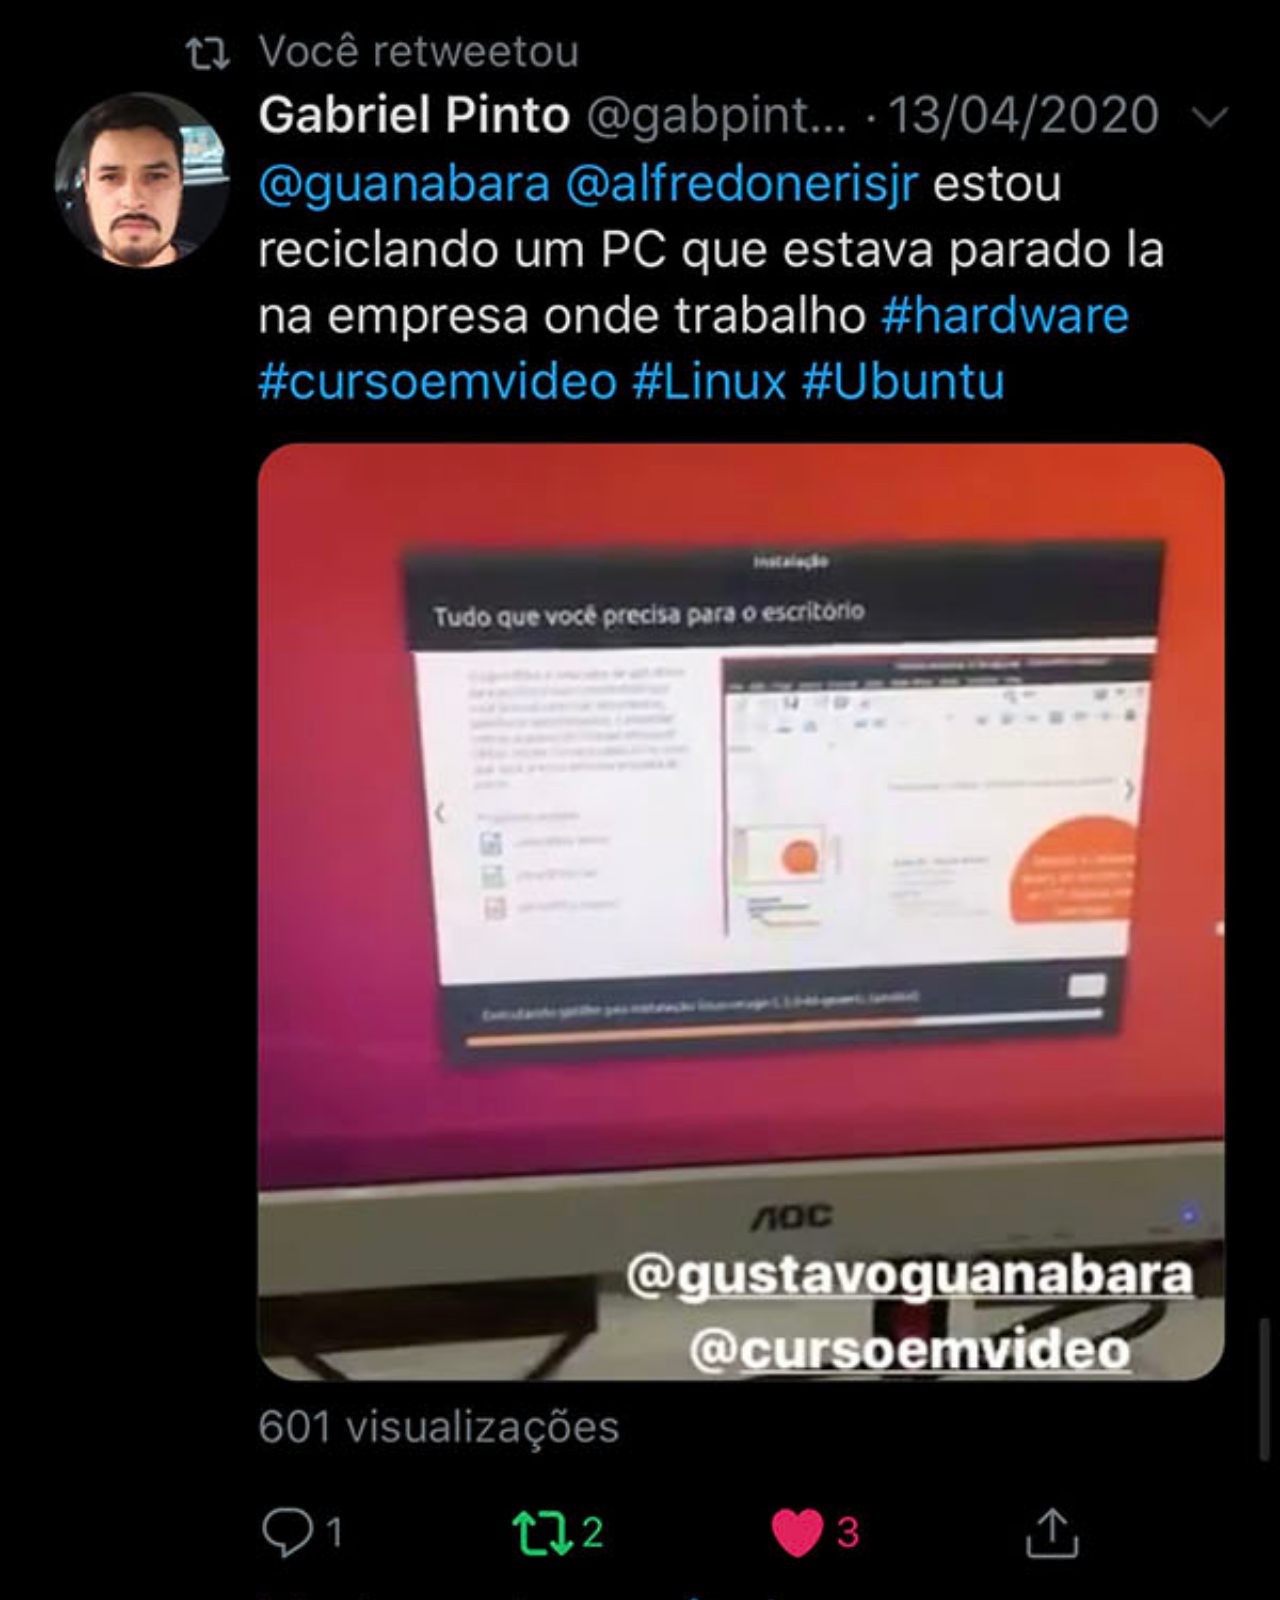
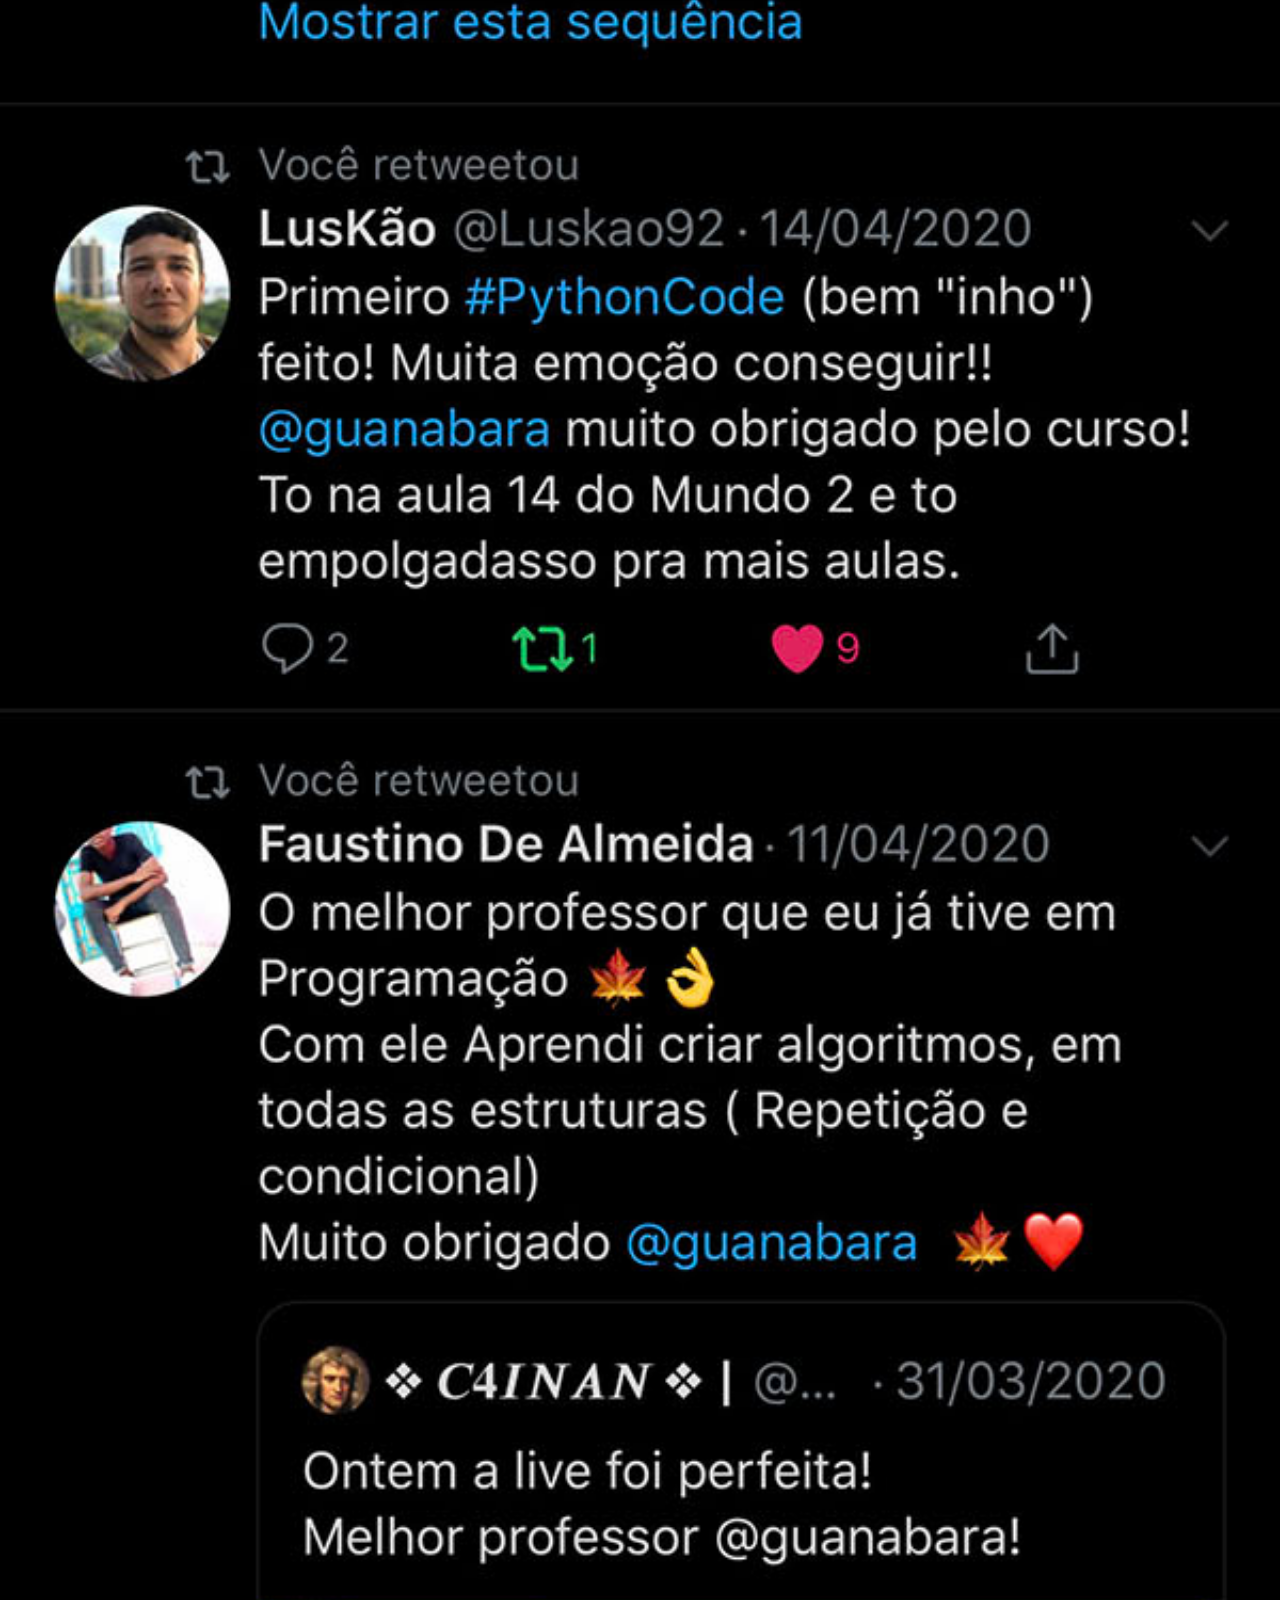
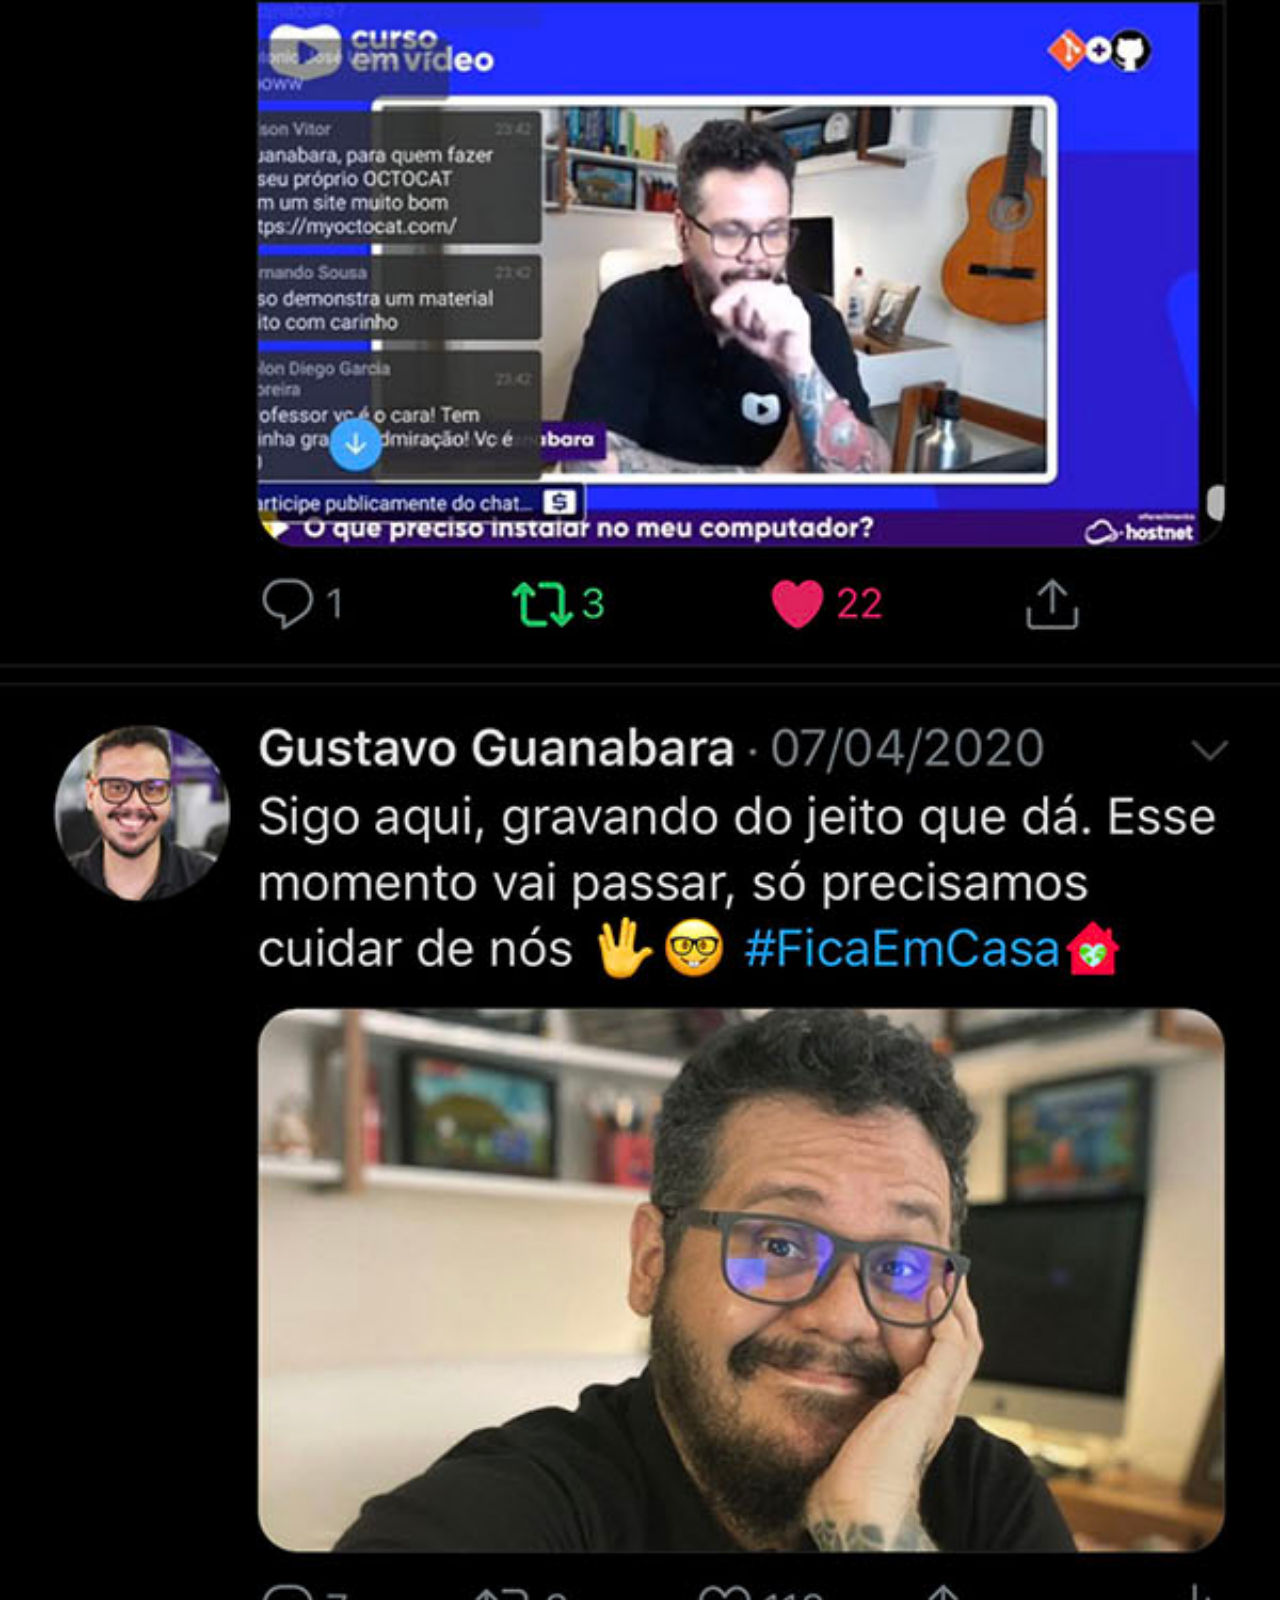
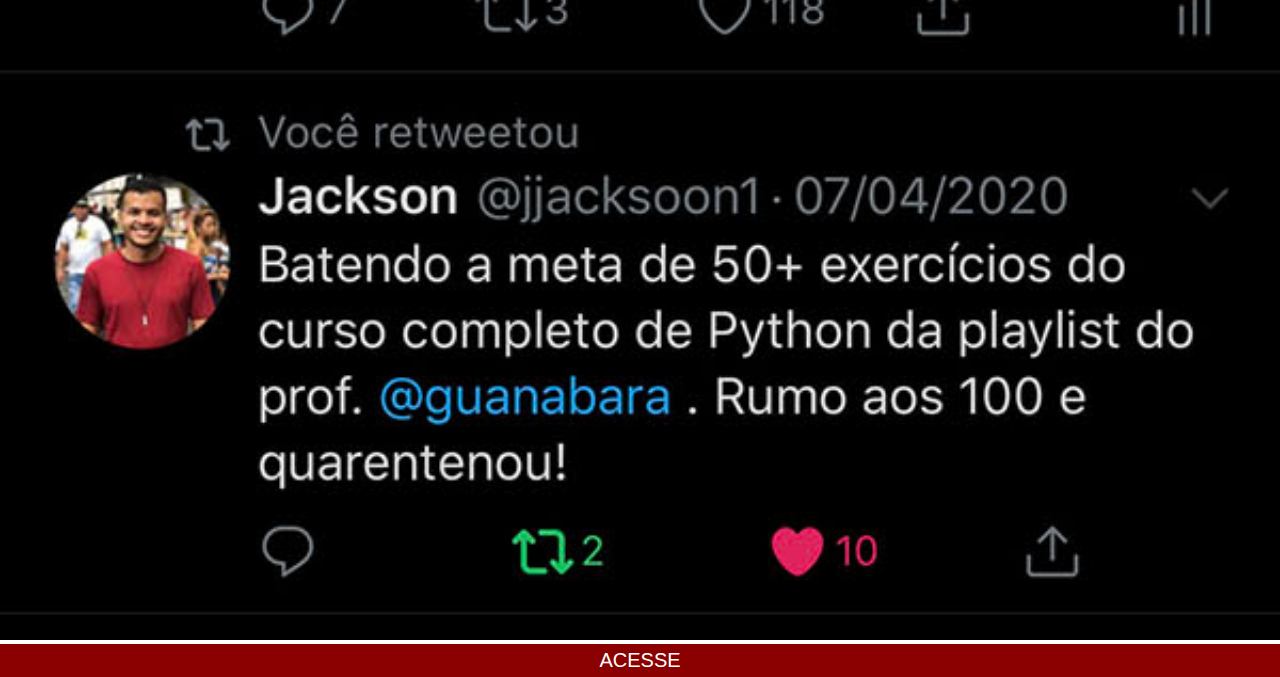
<file: paginas-extras/twitter.html>
<!DOCTYPE html>
<html lang="pt-br">
<head>
    <meta charset="UTF-8">
    <meta name="viewport" content="width=device-width, initial-scale=1.0">
    <title>Twitter</title>
    <link rel="stylesheet" href="paginas-extras.css">
</head>
<body>
    <img src="../imagens/tela-twitter.jpg" alt="Twitter">
    <a href="#">ACESSE</a>
</body>
</html>
</file>
<file: style.css>
@charset "UTF-8";

body{
    background-image: url("imagens/fundo-madeira.jpg");
    background-position: center center;
    background-repeat: no-repeat;
    background-size: cover;
    background-attachment: fixed;
    margin: 0px;
    padding: 0px;
}

main{
    position: relative;
    height: 100vh;
}

#Telefone{
    width: 311px;
    height: 627px;

    position: absolute;
    top: 50%;
    left: 50%;

    transform: translate(-50%, -50%);
}

#Redes{
    height: 500px;
    width: 70px;
}

.Celular{
    display: flex;
    justify-content: center;
    align-items: center;
    position: relative;
    margin: 10px;
}

iframe{
    position: absolute;
    top: 50%;
    left: 50%;

    height: 473px;
    width: 270px;

    transform: translate(-50%, -50%);
}

#Redes{
    text-align: right;
}

a > img{
    border-radius: 50%;
    height: 55px;
    width: 55px;
    padding: 5px;
    margin-top: 5px;
}

a > img:hover{
    border: 2px solid white;
    transform: translate(-2px, -3px);
    transition: transform 0.5s;
}
</file>
<file: paginas-extras/paginas-extras.css>
* {
    margin: 0px;
    padding: 0px;
    font-family: Arial, Helvetica, sans-serif;
}

::-webkit-scrollbar{
    width: 0px;
    height: 0px;
}

img{
    width: 100vw;
}

a{
    background-color: darkred;
    text-align: center;
    display: block;
    font-size: 20px;
    padding: 5px;
    text-decoration: none;
    color: white;
}

a:hover{
    background-color: red;
    transition: 0.5s;
}
</file>
